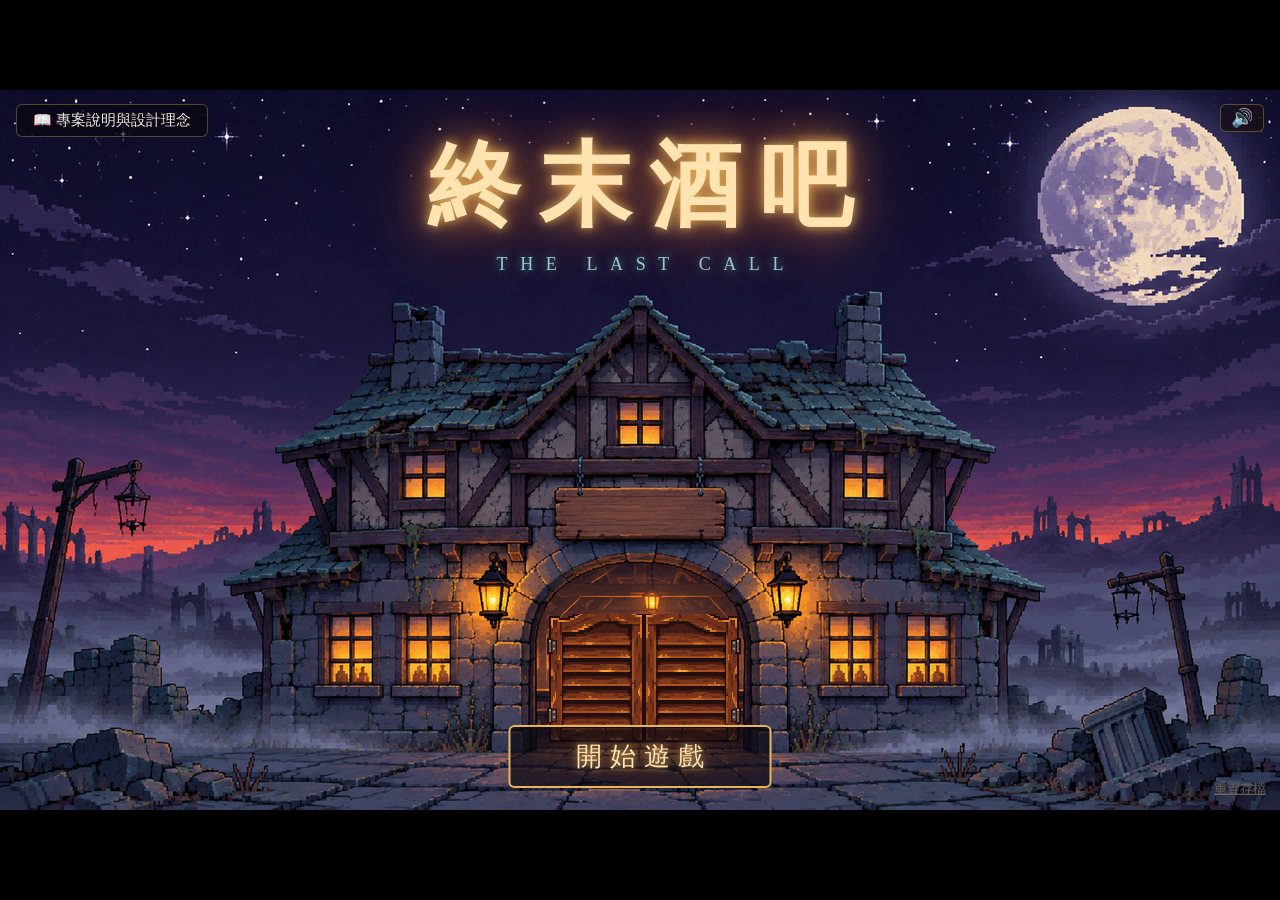
<file: index.html>
<!doctype html>
<html lang="zh-Hant">
<head>
<meta charset="utf-8">
<meta name="viewport" content="width=device-width, initial-scale=1">
<title>終末酒吧</title>
<link rel="stylesheet" href="style.css">
</head>
<body>
<div id="stage">
  <section class="scene" id="title"></section>
  <section class="scene" id="bar"></section>
  <section class="scene" id="mix"></section>

  <div id="hud">
    <span class="night" id="nightLbl"></span>
    <span class="sp"></span>
    <button class="btn audio-btn" id="audioBtn" title="聲音">🔊</button>
    <label class="chk"><input type="checkbox" id="plan"> 企劃模式</label>
    <button class="btn" id="endNight">打烊 ▶</button>
    <button class="btn" id="hudReset">重置存檔</button>
  </div>

  <div id="dlg"></div>
  <div id="result"></div>
  <div id="card"></div>
  <div id="toast"></div>
  <div id="fade"></div>
</div>

<script src="data.js"></script>
<script src="story.js"></script>
<script src="engine.js"></script>
<script src="art.js"></script>
<script src="barscene.js"></script>
<script src="audio.js"></script>
<script src="game.js"></script>
</body>
</html>
</file>
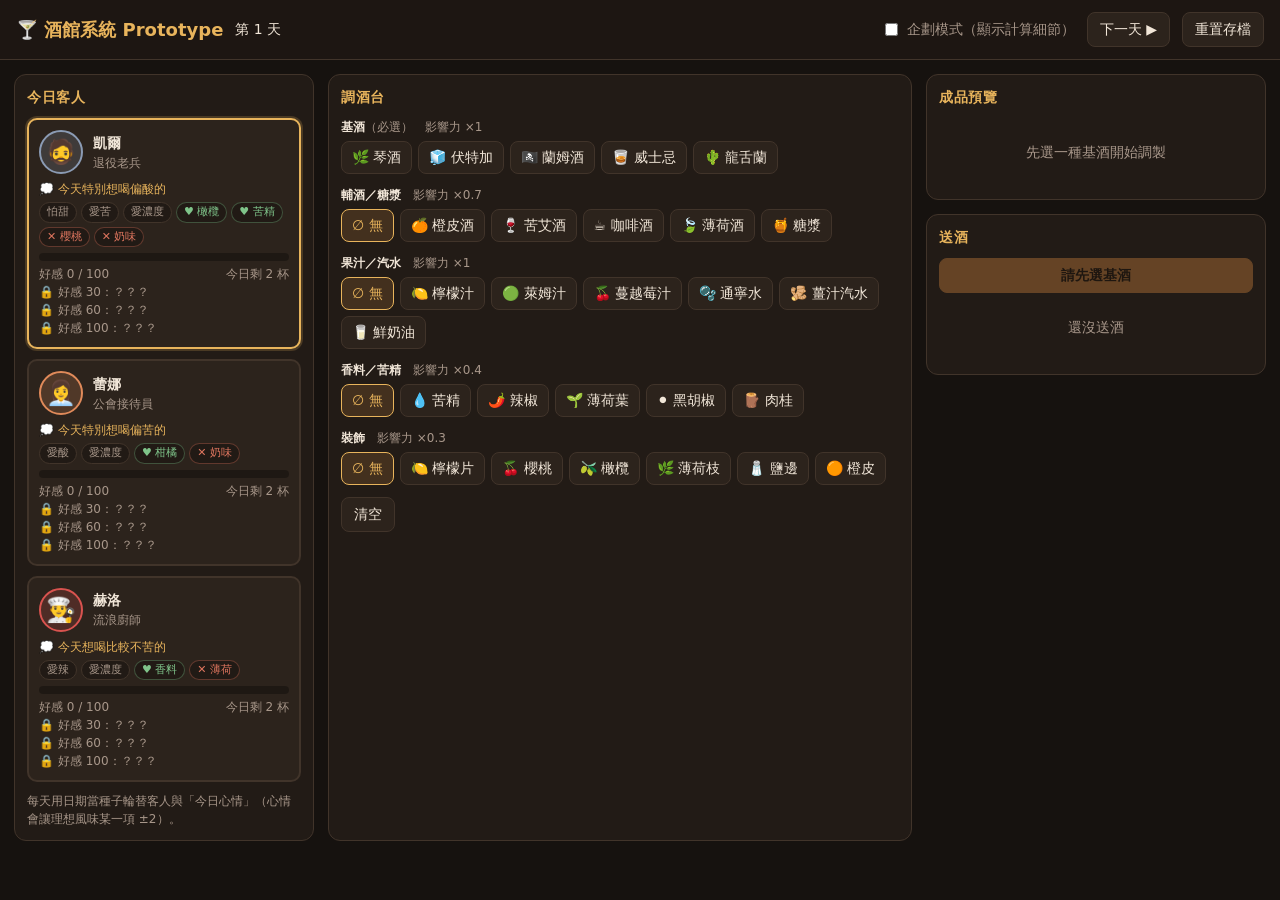
<file: lab.html>
<!doctype html>
<html lang="zh-Hant">
<head>
<meta charset="utf-8">
<meta name="viewport" content="width=device-width, initial-scale=1">
<title>酒館系統 Prototype</title>
<style>
  :root{
    --bg:#16120f; --panel:#221b16; --panel2:#2c231c; --line:#41342a;
    --text:#f1e6d8; --mute:#a8978a; --gold:#e8b45c; --good:#7fc48a; --bad:#e0765f; --accent:#c9803c;
  }
  *{box-sizing:border-box}
  body{margin:0;background:var(--bg);color:var(--text);font:14px/1.5 "Microsoft JhengHei","PingFang TC",system-ui,sans-serif}
  header{display:flex;align-items:center;gap:12px;flex-wrap:wrap;padding:12px 16px;border-bottom:1px solid var(--line);background:#1d1612}
  header h1{font-size:18px;margin:0;color:var(--gold)}
  header .sp{flex:1}
  button{font:inherit;color:var(--text);background:var(--panel2);border:1px solid var(--line);border-radius:8px;padding:6px 12px;cursor:pointer}
  button:hover{border-color:var(--accent)}
  button.primary{background:var(--accent);border-color:var(--accent);color:#1a1008;font-weight:700}
  button:disabled{opacity:.4;cursor:not-allowed}
  label.chk{display:flex;align-items:center;gap:6px;color:var(--mute);cursor:pointer}
  main{display:grid;grid-template-columns:300px 1fr 340px;gap:14px;padding:14px;max-width:1400px;margin:0 auto}
  @media(max-width:1100px){main{grid-template-columns:1fr}}
  .panel{background:var(--panel);border:1px solid var(--line);border-radius:12px;padding:12px}
  .panel h2{font-size:14px;margin:0 0 10px;color:var(--gold);letter-spacing:.05em}
  /* guests */
  .guest{border:2px solid var(--line);border-radius:10px;padding:10px;margin-bottom:10px;cursor:pointer;background:var(--panel2)}
  .guest.sel{border-color:var(--gold);box-shadow:0 0 0 2px #e8b45c33}
  .guest .top{display:flex;gap:10px;align-items:center}
  .avatar{width:44px;height:44px;border-radius:50%;display:grid;place-items:center;font-size:24px;flex:none}
  .guest .nm{font-weight:700}.guest .ti{color:var(--mute);font-size:12px}
  .mood{font-size:12px;color:var(--gold);margin:6px 0 2px}
  .tags{display:flex;flex-wrap:wrap;gap:4px;margin:4px 0}
  .tag{font-size:11px;padding:1px 7px;border-radius:99px;background:#00000040;border:1px solid var(--line);color:var(--mute)}
  .tag.like{color:var(--good);border-color:#7fc48a55}.tag.hate{color:var(--bad);border-color:#e0765f55}
  .bar{height:8px;background:#00000050;border-radius:99px;overflow:hidden;margin-top:6px}
  .bar>i{display:block;height:100%;background:linear-gradient(90deg,#c9803c,#e8b45c)}
  .aff{display:flex;justify-content:space-between;font-size:12px;color:var(--mute);margin-top:4px}
  .ev{font-size:12px;color:var(--mute)}.ev.on{color:var(--good)}
  .gifts{font-size:12px;color:var(--mute)}
  /* station */
  .slot{margin-bottom:12px}
  .slot .lb{font-size:12px;color:var(--mute);margin-bottom:5px}
  .slot .lb b{color:var(--text)}
  .chips{display:flex;flex-wrap:wrap;gap:6px}
  .chip{padding:5px 10px;border-radius:8px;background:var(--panel2);border:1px solid var(--line);cursor:pointer;user-select:none}
  .chip:hover{border-color:var(--accent)}
  .chip.on{background:#c9803c33;border-color:var(--gold);color:var(--gold)}
  /* result */
  .drink{text-align:center;padding:6px 0 10px}
  .drink .glass{font-size:44px}
  .drink .name{font-size:20px;font-weight:700;color:var(--gold)}
  .badge{display:inline-block;font-size:12px;padding:1px 8px;border-radius:99px;background:#e8b45c22;color:var(--gold);border:1px solid #e8b45c66;margin-top:4px}
  .frow{display:grid;grid-template-columns:62px 1fr 34px;align-items:center;gap:8px;margin:5px 0;font-size:13px}
  .track{position:relative;height:12px;background:#00000050;border-radius:99px}
  .track .fill{position:absolute;left:0;top:0;bottom:0;border-radius:99px;background:linear-gradient(90deg,#8a5a2b,#e8b45c)}
  .track .mk{position:absolute;top:-3px;bottom:-3px;width:3px;background:#7fc4e8;border-radius:2px;box-shadow:0 0 4px #7fc4e8}
  .qbox{display:flex;align-items:center;gap:10px;margin:10px 0 4px}
  .qnum{font-size:26px;font-weight:700;color:var(--gold)}
  .detail{font-size:12px;color:var(--mute);border-top:1px dashed var(--line);margin-top:8px;padding-top:6px}
  .detail div{display:flex;justify-content:space-between}
  .neg{color:var(--bad)}.pos{color:var(--good)}
  /* feedback */
  .fb{min-height:60px}
  .stars{font-size:22px;letter-spacing:3px;color:var(--gold)}
  .say{background:var(--panel2);border-left:3px solid var(--gold);padding:8px 10px;margin:8px 0;border-radius:0 8px 8px 0}
  .unlock{background:#7fc48a22;border:1px solid #7fc48a77;color:var(--good);padding:6px 10px;border-radius:8px;margin-top:6px}
  .empty{color:var(--mute);text-align:center;padding:24px 0}
  .log div{font-size:12px;color:var(--mute);padding:3px 0;border-bottom:1px solid #ffffff0d}
  .planner{display:none}.pm .planner{display:block}
  .note{font-size:12px;color:var(--mute);margin-top:10px}
</style>
</head>
<body>
<header>
  <h1>🍸 酒館系統 Prototype</h1>
  <span id="day">第 1 天</span>
  <span class="sp"></span>
  <label class="chk"><input type="checkbox" id="pm"> 企劃模式（顯示計算細節）</label>
  <button id="next">下一天 ▶</button>
  <button id="reset">重置存檔</button>
</header>

<main>
  <section class="panel">
    <h2>今日客人</h2>
    <div id="guests"></div>
    <div class="note">每天用日期當種子輪替客人與「今日心情」（心情會讓理想風味某一項 ±2）。</div>
  </section>

  <section class="panel">
    <h2>調酒台</h2>
    <div id="station"></div>
    <button id="clear">清空</button>
  </section>

  <section>
    <div class="panel" style="margin-bottom:14px">
      <h2>成品預覽</h2>
      <div id="preview"></div>
    </div>
    <div class="panel">
      <h2>送酒</h2>
      <button class="primary" id="serve" style="width:100%">請先選客人與基酒</button>
      <div class="fb" id="feedback"></div>
      <div class="log" id="log"></div>
    </div>
  </section>
</main>

<script src="data.js"></script>
<script src="engine.js"></script>
<script>
(function(){
  const E = Engine, D = E.D;
  const KEY = 'km_cocktail_proto_v1';
  const $ = id => document.getElementById(id);
  const fresh = () => ({ day:1, affinity:{}, gifts:{}, log:[] });
  let state; try { state = JSON.parse(localStorage.getItem(KEY)) || fresh(); } catch(e){ state = fresh(); }
  const save = () => { try { localStorage.setItem(KEY, JSON.stringify(state)); } catch(e){} };

  let sel = {};           // 目前選的材料
  let guest = null;       // 目前選的客人
  let lastResult = null;  // 最後一次送酒的結果

  const aff = n => state.affinity[n.id] || 0;
  const giftsLeft = n => D.giftsPerNpcPerDay - (state.gifts[state.day + ':' + n.id] || 0);

  function renderGuests(){
    const list = E.guestsOfDay(state.day);
    if (!guest || !list.includes(guest)) guest = list[0];
    $('day').textContent = '第 ' + state.day + ' 天';
    $('guests').innerHTML = list.map(n => {
      const m = E.moodOf(n, state.day), a = aff(n);
      const evs = n.events.map(e => `<div class="ev ${a>=e.at?'on':''}">${a>=e.at?'✅':'🔒'} 好感 ${e.at}：${a>=e.at?e.title:'？？？'}</div>`).join('');
      const hints = E.hintsOf(n).map(h=>`<span class="tag">${h}</span>`).join('');
      const like = n.like.map(t=>`<span class="tag like">♥ ${t}</span>`).join('');
      const hate = n.hate.map(t=>`<span class="tag hate">✕ ${t}</span>`).join('');
      const ideal = E.idealToday(n, state.day);
      const pl = `<div class="planner note">理想（今日）：${D.dims.map(d=>d.name+ideal[d.id]).join(' ')}</div>`;
      return `<div class="guest ${n===guest?'sel':''}" data-id="${n.id}">
        <div class="top"><div class="avatar" style="background:${n.color}33;border:2px solid ${n.color}">${n.emoji}</div>
          <div><div class="nm">${n.name}</div><div class="ti">${n.title}</div></div></div>
        <div class="mood">💭 ${m.text}</div>
        <div class="tags">${hints}${like}${hate}</div>
        <div class="bar"><i style="width:${a}%"></i></div>
        <div class="aff"><span>好感 ${a} / 100</span><span class="gifts">今日剩 ${giftsLeft(n)} 杯</span></div>
        ${evs}${pl}</div>`;
    }).join('');
    document.querySelectorAll('.guest').forEach(el => el.onclick = () => {
      guest = D.npcs.find(n => n.id === el.dataset.id); lastResult = null; renderAll();
    });
  }

  function renderStation(){
    $('station').innerHTML = D.slots.map(s => {
      const opts = D.ingredients.filter(i => i.slot === s.id);
      const chips = (s.required ? [] : [{id:null,name:'無',emoji:'∅'}]).concat(opts).map(i => {
        const on = (sel[s.id] || null) === i.id;
        return `<div class="chip ${on?'on':''}" data-slot="${s.id}" data-id="${i.id||''}">${i.emoji} ${i.name}</div>`;
      }).join('');
      return `<div class="slot"><div class="lb"><b>${s.name}</b>${s.required?'（必選）':''}　影響力 ×${s.weight}</div><div class="chips">${chips}</div></div>`;
    }).join('');
    document.querySelectorAll('.chip').forEach(el => el.onclick = () => {
      sel[el.dataset.slot] = el.dataset.id || null; lastResult = null; renderAll();
    });
  }

  function bars(f, ideal){
    return D.dims.map(d => `<div class="frow"><span>${d.icon} ${d.name}</span>
      <div class="track"><div class="fill" style="width:${f[d.id]*10}%"></div>${ideal?`<div class="mk" style="left:calc(${ideal[d.id]*10}% - 1px)"></div>`:''}</div>
      <span>${f[d.id]}</span></div>`).join('');
  }

  function renderPreview(){
    if (!sel.base) { $('preview').innerHTML = '<div class="empty">先選一種基酒開始調製</div>'; return; }
    const f = E.flavor(sel), q = E.quality(sel, f);
    const name = E.cocktailName(sel, f, q.recipe);
    const pm = $('pm').checked;
    const ideal = pm && guest ? E.idealToday(guest, state.day) : null;
    const j = pm && guest ? E.judge(sel, guest, state.day) : null;
    const det = q.items.map(i => `<div><span>${i.text}</span><span class="${i.delta<0?'neg':'pos'}">${i.delta>0?'+':''}${i.delta}</span></div>`).join('');
    const jd = j ? `<div class="detail planner" style="display:block"><b>對 ${guest.name} 的契合計算</b>
      <div><span>平均加權偏差</span><span>${j.avg}</span></div>
      <div><span>契合度 = 1 − 偏差/5</span><span>${j.fit}%</span></div>
      <div><span>品質係數 = 0.6 + 0.4×品質</span><span>×${j.qFactor}</span></div>
      <div><span>標籤加減（♥${j.likeHit.join('、')||'—'} ✕${j.hateHit.join('、')||'—'}）</span><span class="${j.tagAdj<0?'neg':'pos'}">${j.tagAdj>0?'+':''}${j.tagAdj}</span></div>
      <div><span>最終分數</span><span><b>${j.final}</b>（${j.tier.label}）</span></div></div>` : '';
    $('preview').innerHTML = `<div class="drink"><div class="glass">🍸</div><div class="name">${name}</div>
      ${q.recipe?'<div class="badge">★ 招牌配方</div>':''}</div>
      ${bars(f, ideal)}
      ${pm&&guest?'<div class="note">藍色標記 = '+guest.name+' 今日理想值</div>':''}
      <div class="qbox"><span class="qnum">${q.score}</span><span>品質分<br><span class="note" style="margin:0">與客人無關，看調得好不好</span></span></div>
      <div class="detail ${pm?'':'planner'}" style="${pm?'display:block':''}">${det}</div>${jd}`;
  }

  function renderServe(){
    const b = $('serve');
    if (!guest) { b.disabled = true; b.textContent = '請先選客人'; return; }
    if (!sel.base) { b.disabled = true; b.textContent = '請先選基酒'; return; }
    if (giftsLeft(guest) <= 0) { b.disabled = true; b.textContent = guest.name + ' 今天喝夠了'; return; }
    b.disabled = false; b.textContent = '🍸 送給 ' + guest.name;
    renderFeedback();
  }

  function renderFeedback(){
    const fb = $('feedback');
    if (!lastResult) { fb.innerHTML = '<div class="empty">還沒送酒</div>'; return; }
    const r = lastResult;
    fb.innerHTML = `<div style="text-align:center"><div class="stars">${'★'.repeat(r.tier.stars)}${'☆'.repeat(4-r.tier.stars)}</div>
      <b>${r.name}</b>　${r.tier.label}　<span class="note">（${r.final} 分）</span></div>
      <div class="say">${r.npc.emoji} 「${r.line}」${r.hints.length?`<br><span class="neg">　${r.hints.join('、')}</span>`:''}
        ${r.likeHit.length?`<br><span class="pos">　喜歡這個：${r.likeHit.join('、')}</span>`:''}
        ${r.hateHit.length?`<br><span class="neg">　不喜歡這個：${r.hateHit.join('、')}</span>`:''}</div>
      <div>好感 ${r.gain>=0?'+':''}${r.gain}　（${r.from} → ${r.to}）</div>
      ${r.unlocked.map(t=>`<div class="unlock">🎉 解鎖角色事件：${t}</div>`).join('')}`;
  }

  function renderLog(){
    $('log').innerHTML = state.log.length ? '<h2 style="margin-top:14px">送酒紀錄</h2>' + state.log.slice(0,8).map(l=>`<div>D${l.day} ${l.npc} ← ${l.name}｜${l.final}分｜好感${l.gain>=0?'+':''}${l.gain}</div>`).join('') : '';
  }

  function serve(){
    if (!guest || !sel.base || giftsLeft(guest) <= 0) return;
    const j = E.judge(sel, guest, state.day);
    const name = E.cocktailName(sel, j.f, j.q.recipe);
    const from = aff(guest), to = Math.max(0, Math.min(100, from + j.tier.gain));
    const unlocked = guest.events.filter(e => from < e.at && to >= e.at).map(e => e.title);
    state.affinity[guest.id] = to;
    const k = state.day + ':' + guest.id; state.gifts[k] = (state.gifts[k] || 0) + 1;
    state.log.unshift({ day: state.day, npc: guest.name, name, final: j.final, gain: to - from });
    state.log = state.log.slice(0, 30);
    lastResult = { ...j, name, npc: guest, from, to, gain: to - from, unlocked };
    save(); renderAll();
  }

  function renderAll(){ renderGuests(); renderStation(); renderPreview(); renderServe(); renderFeedback(); renderLog(); document.body.classList.toggle('pm', $('pm').checked); }

  $('serve').onclick = serve;
  $('clear').onclick = () => { sel = {}; lastResult = null; renderAll(); };
  $('next').onclick = () => { state.day++; lastResult = null; save(); renderAll(); };
  $('reset').onclick = () => { if (confirm('確定重置所有好感與天數？')) { state = fresh(); lastResult = null; save(); renderAll(); } };
  $('pm').onchange = renderAll;
  renderAll();
})();
</script>
</body>
</html>
</file>
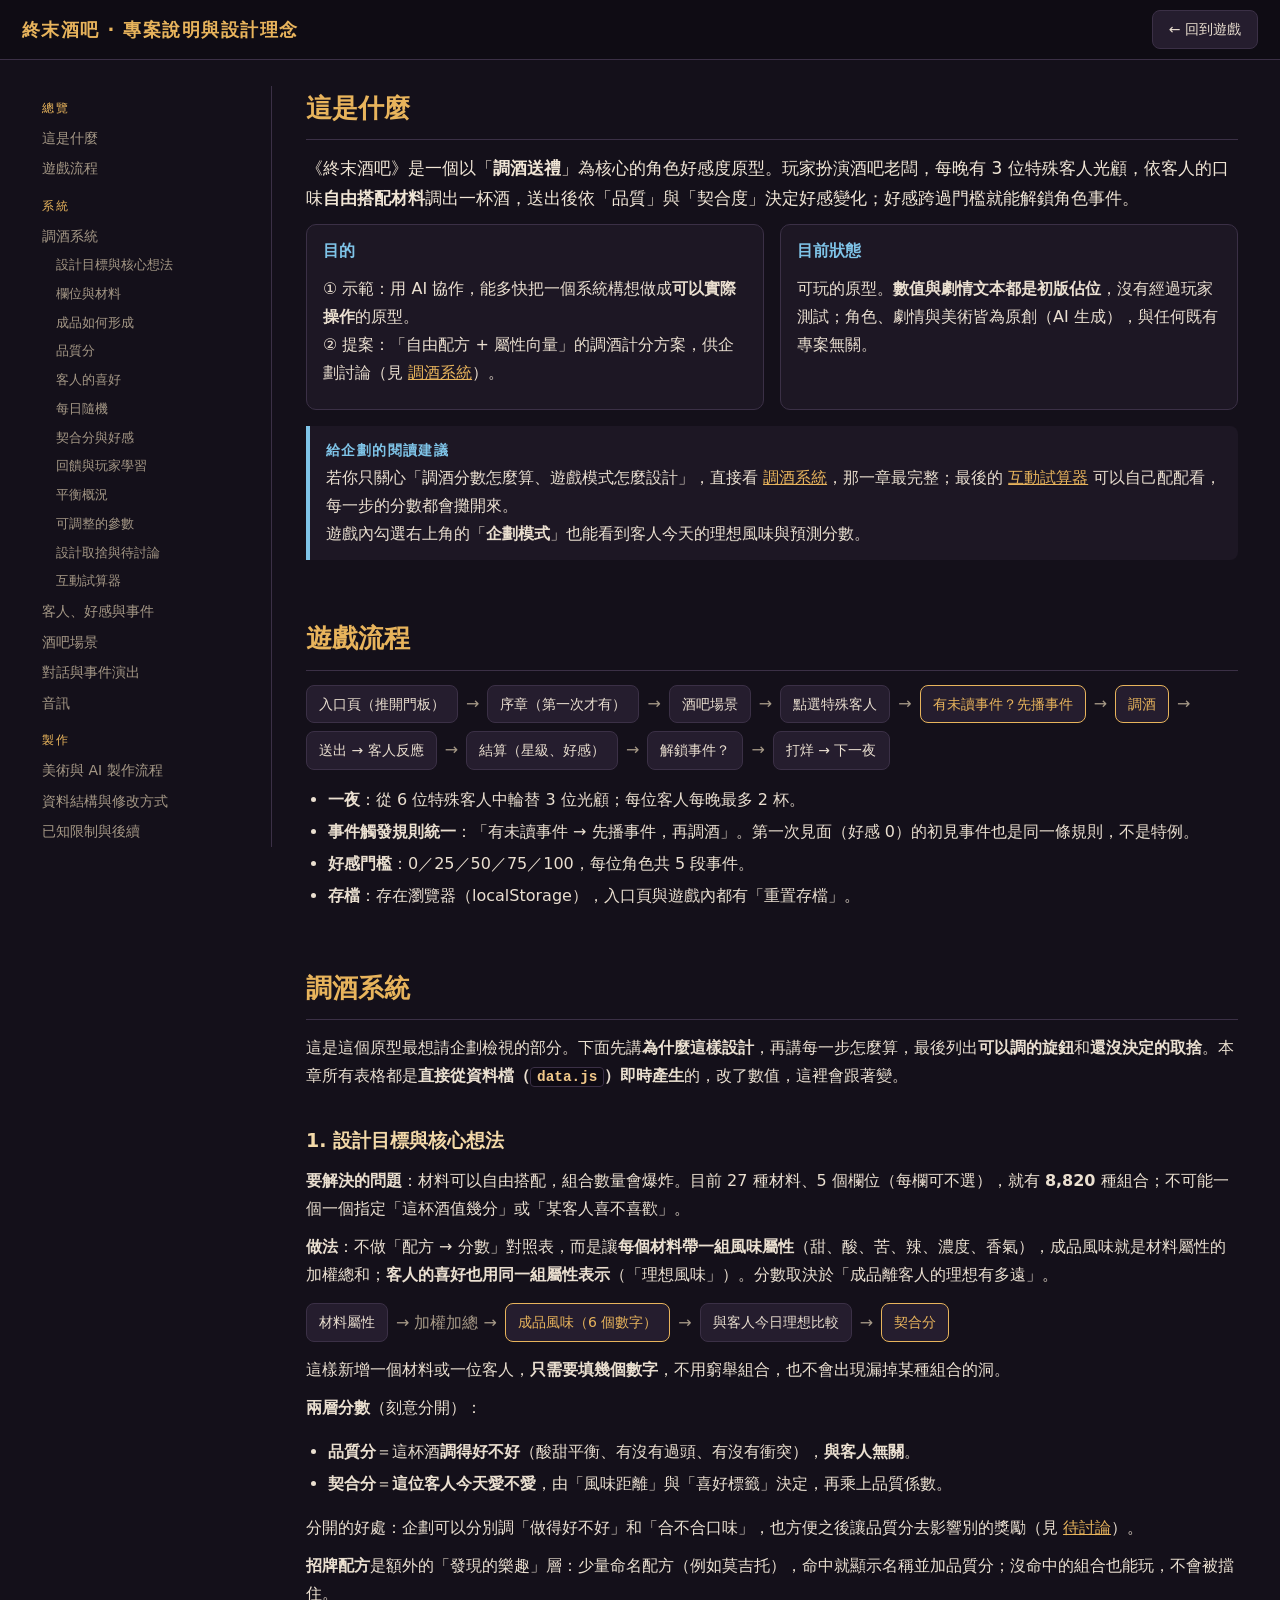
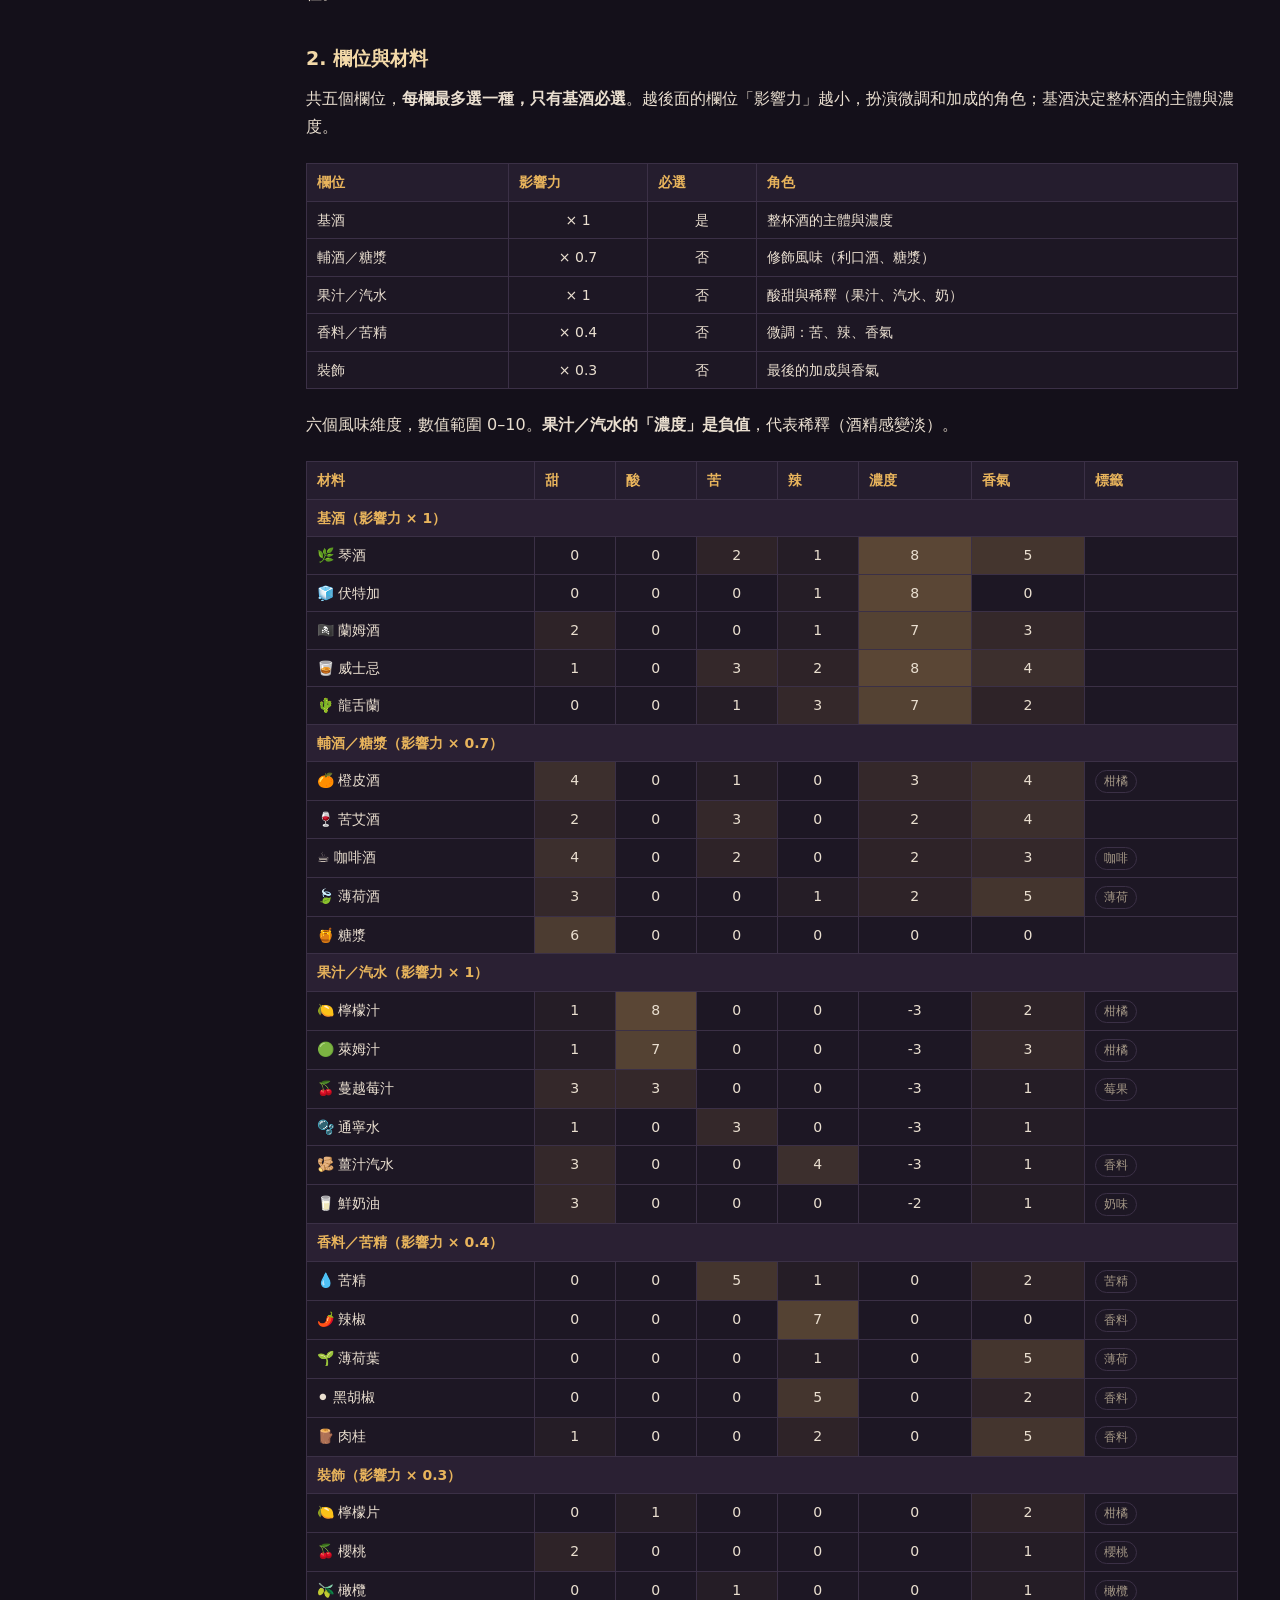
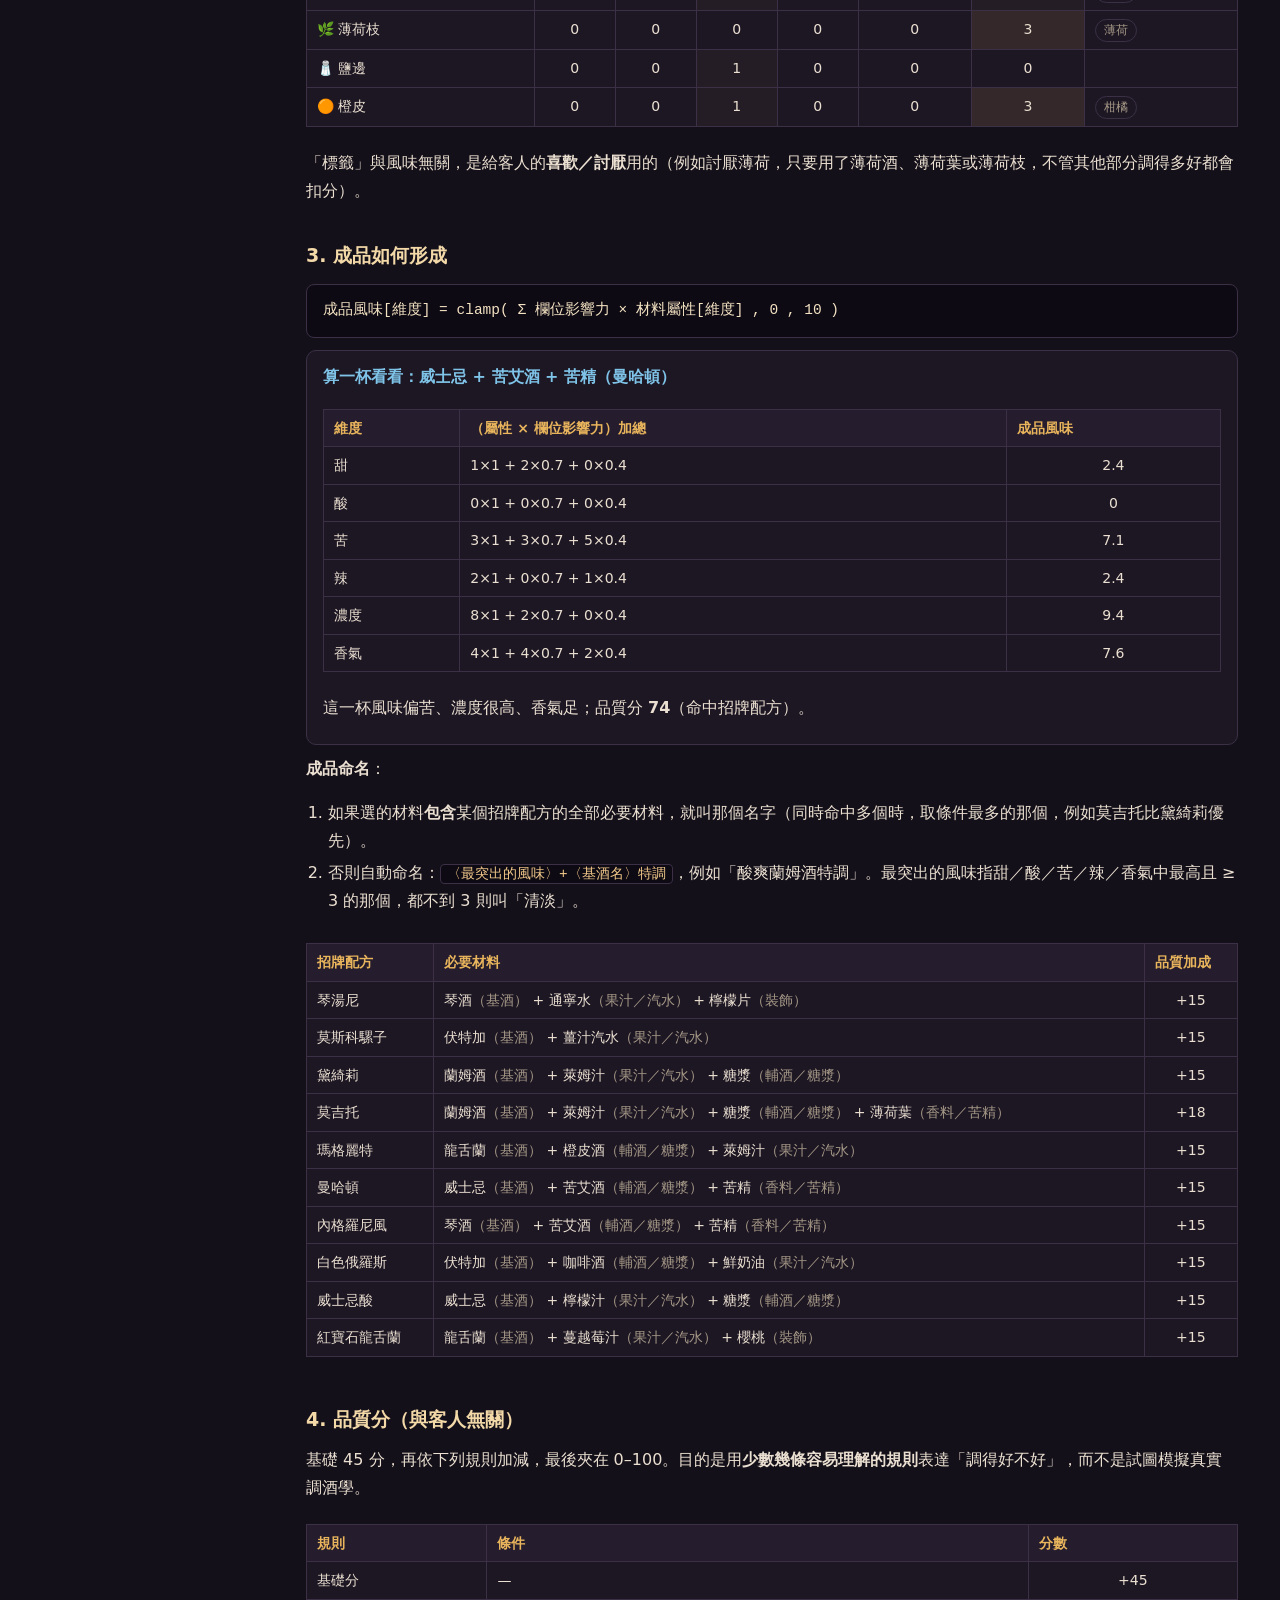
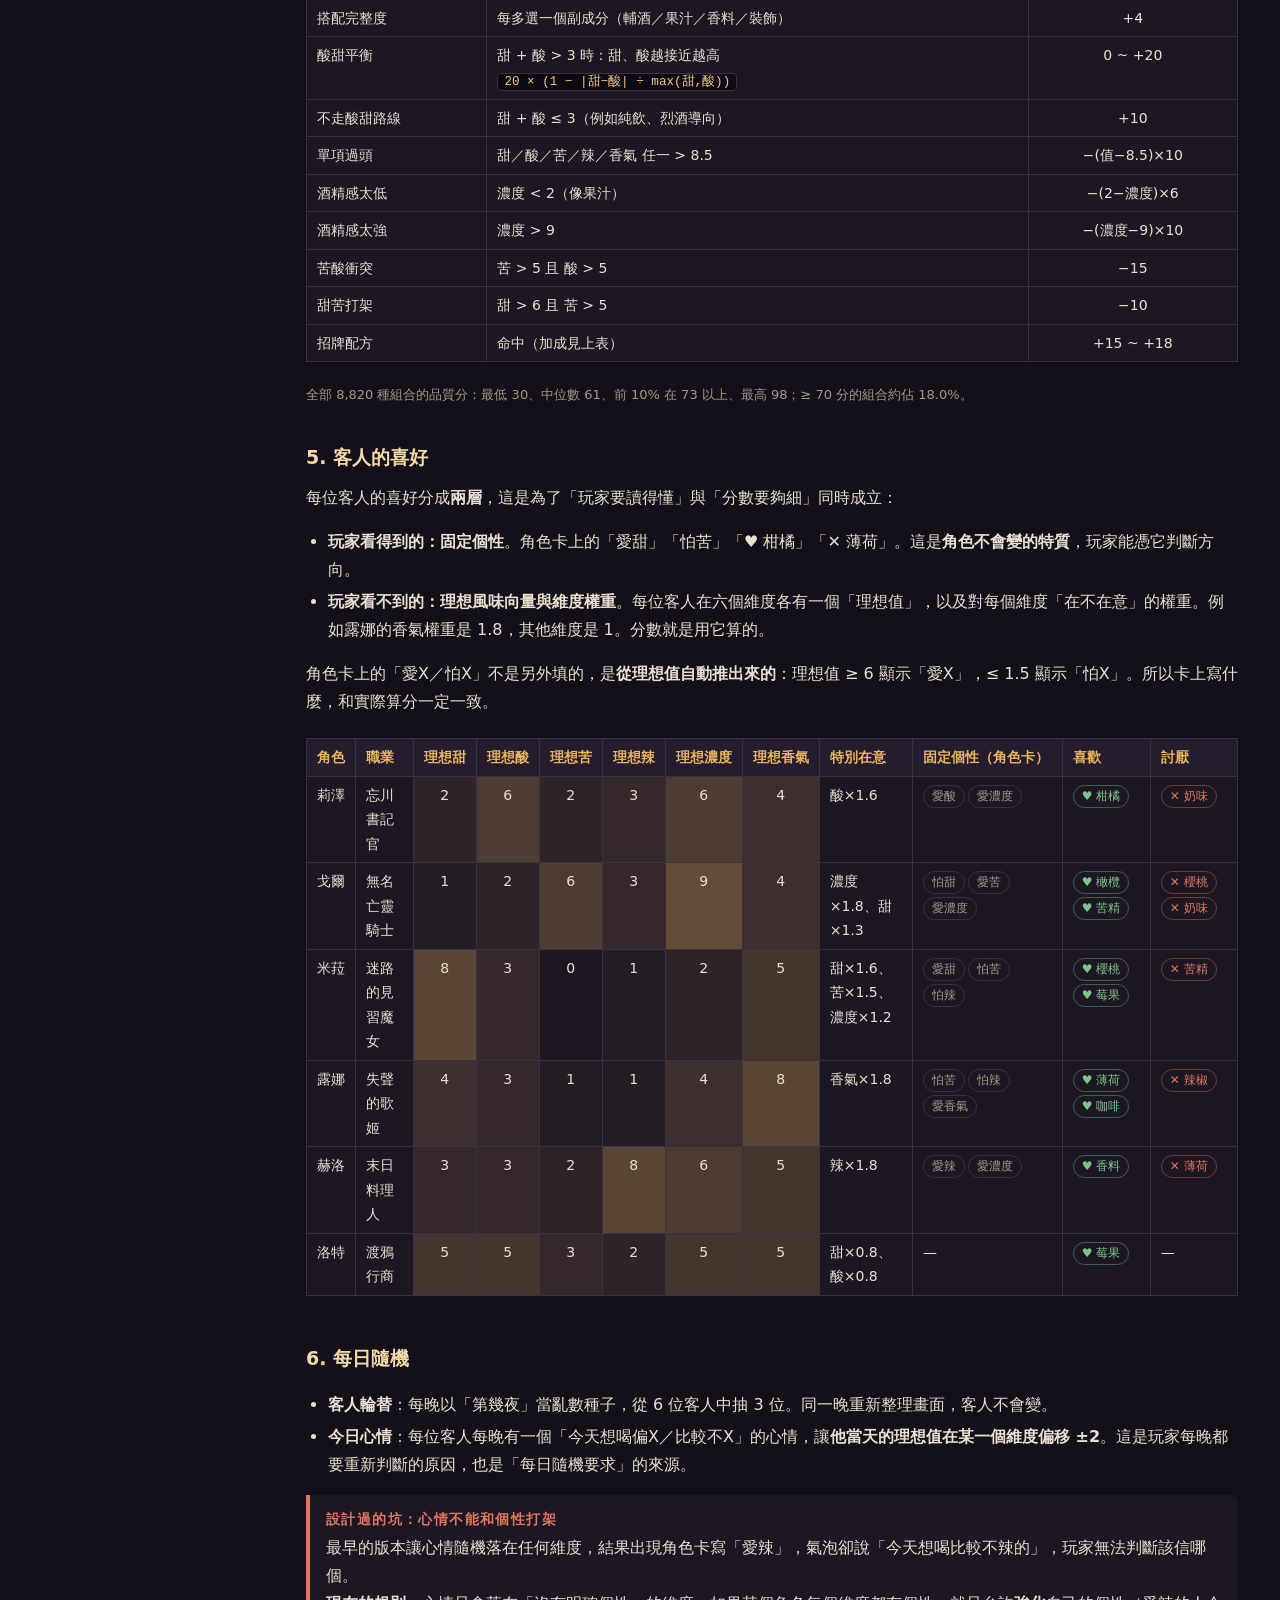
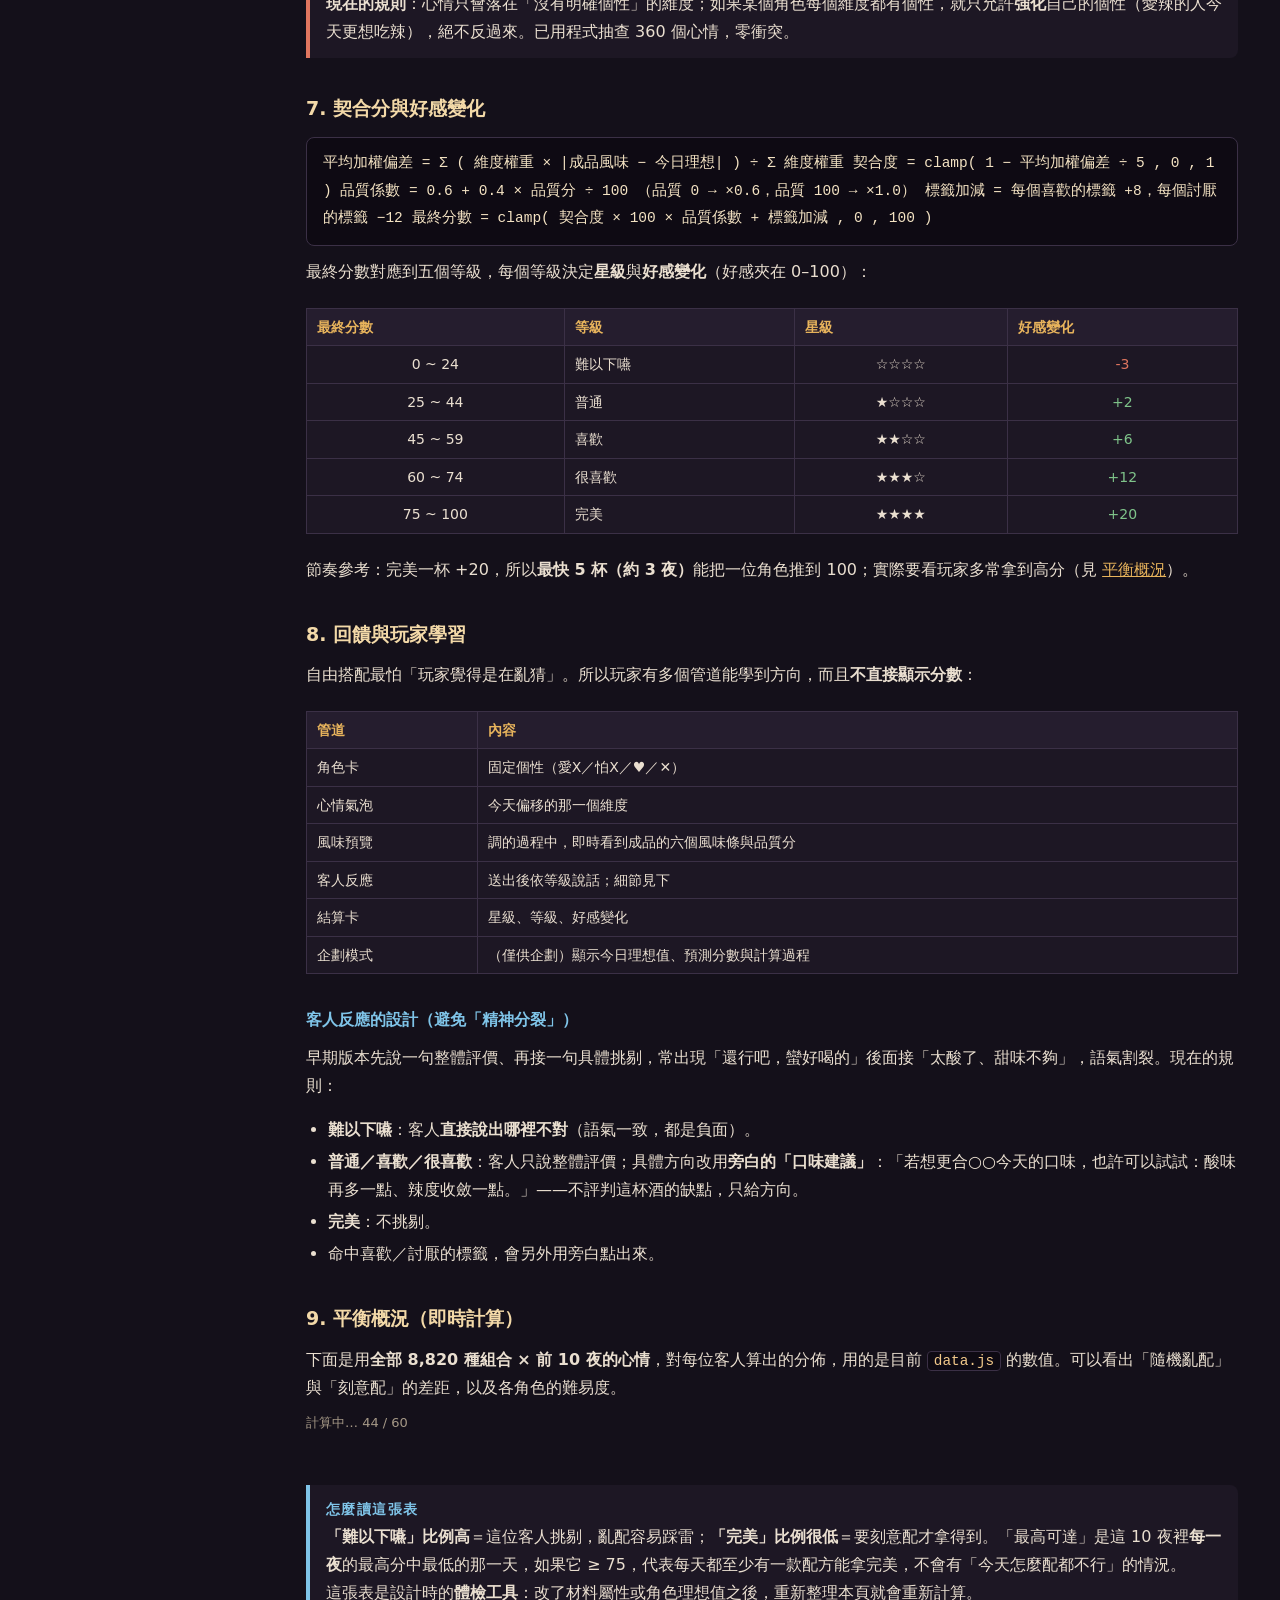
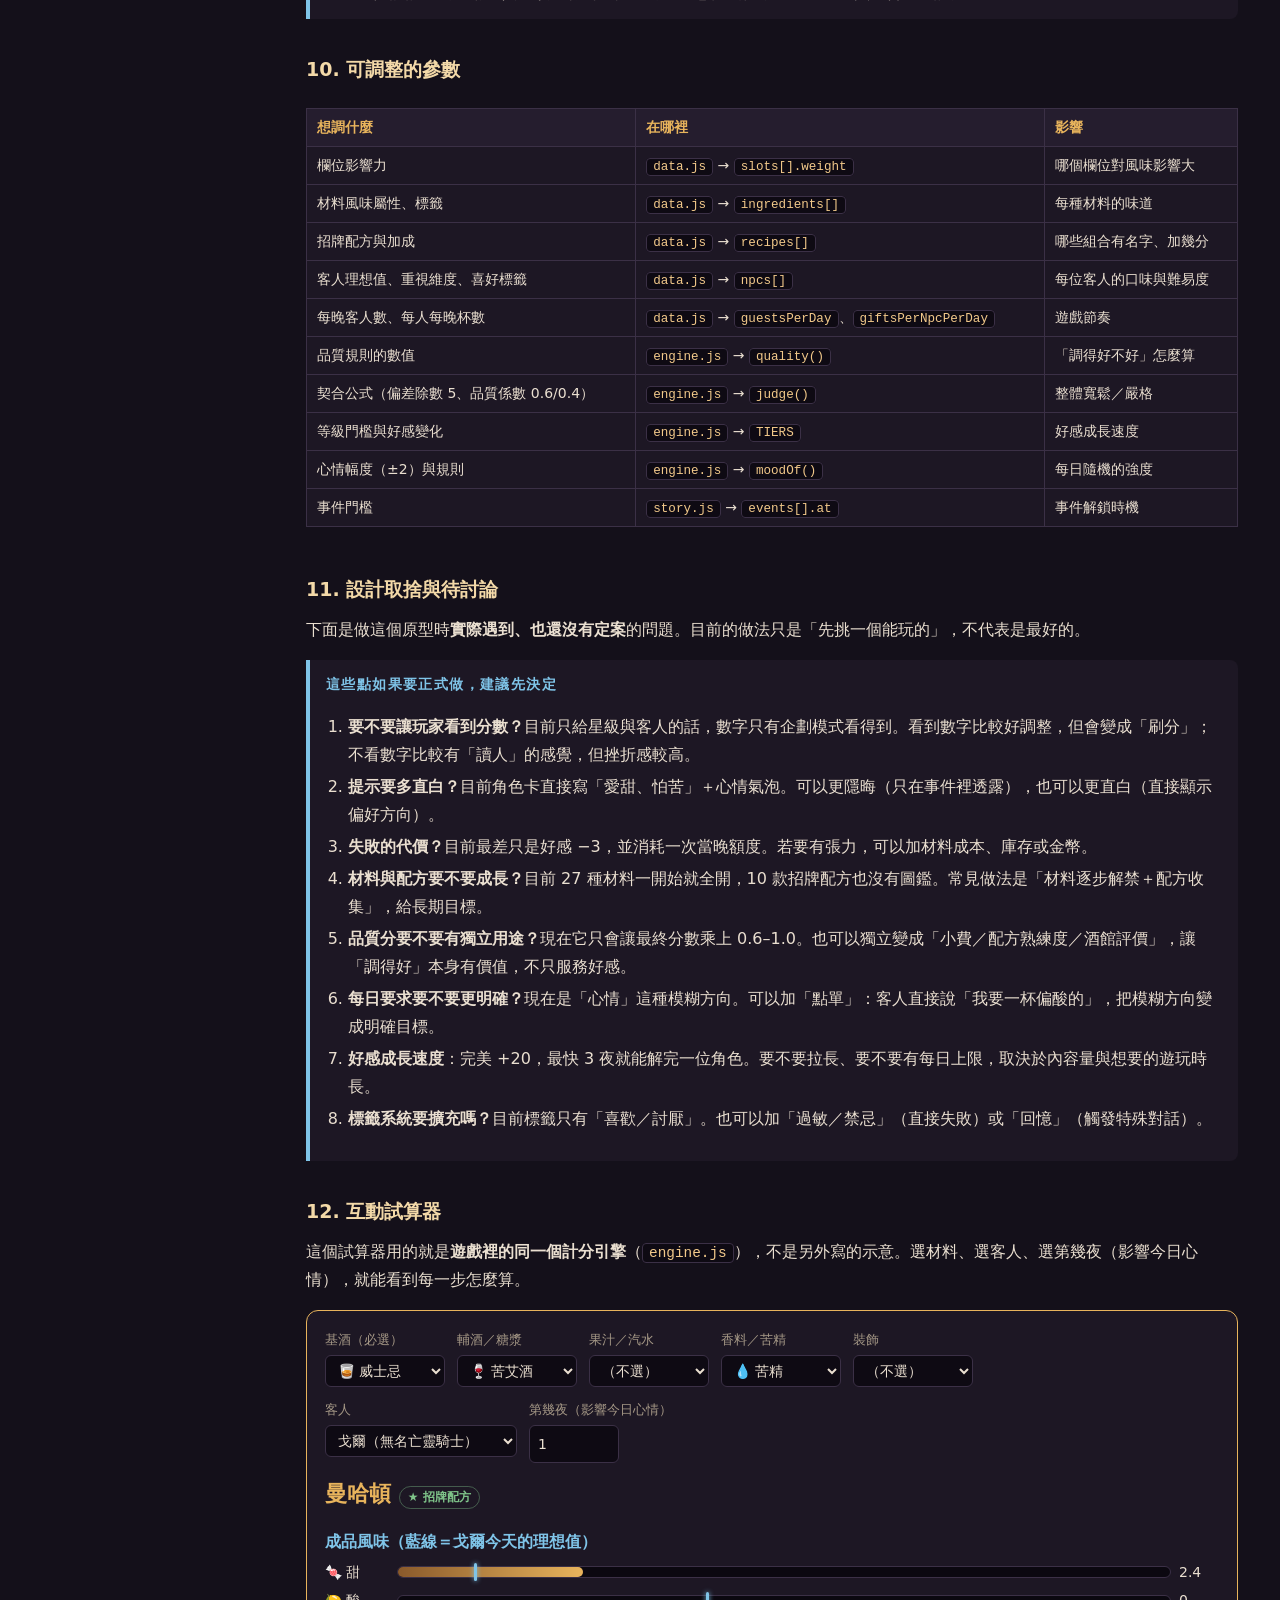
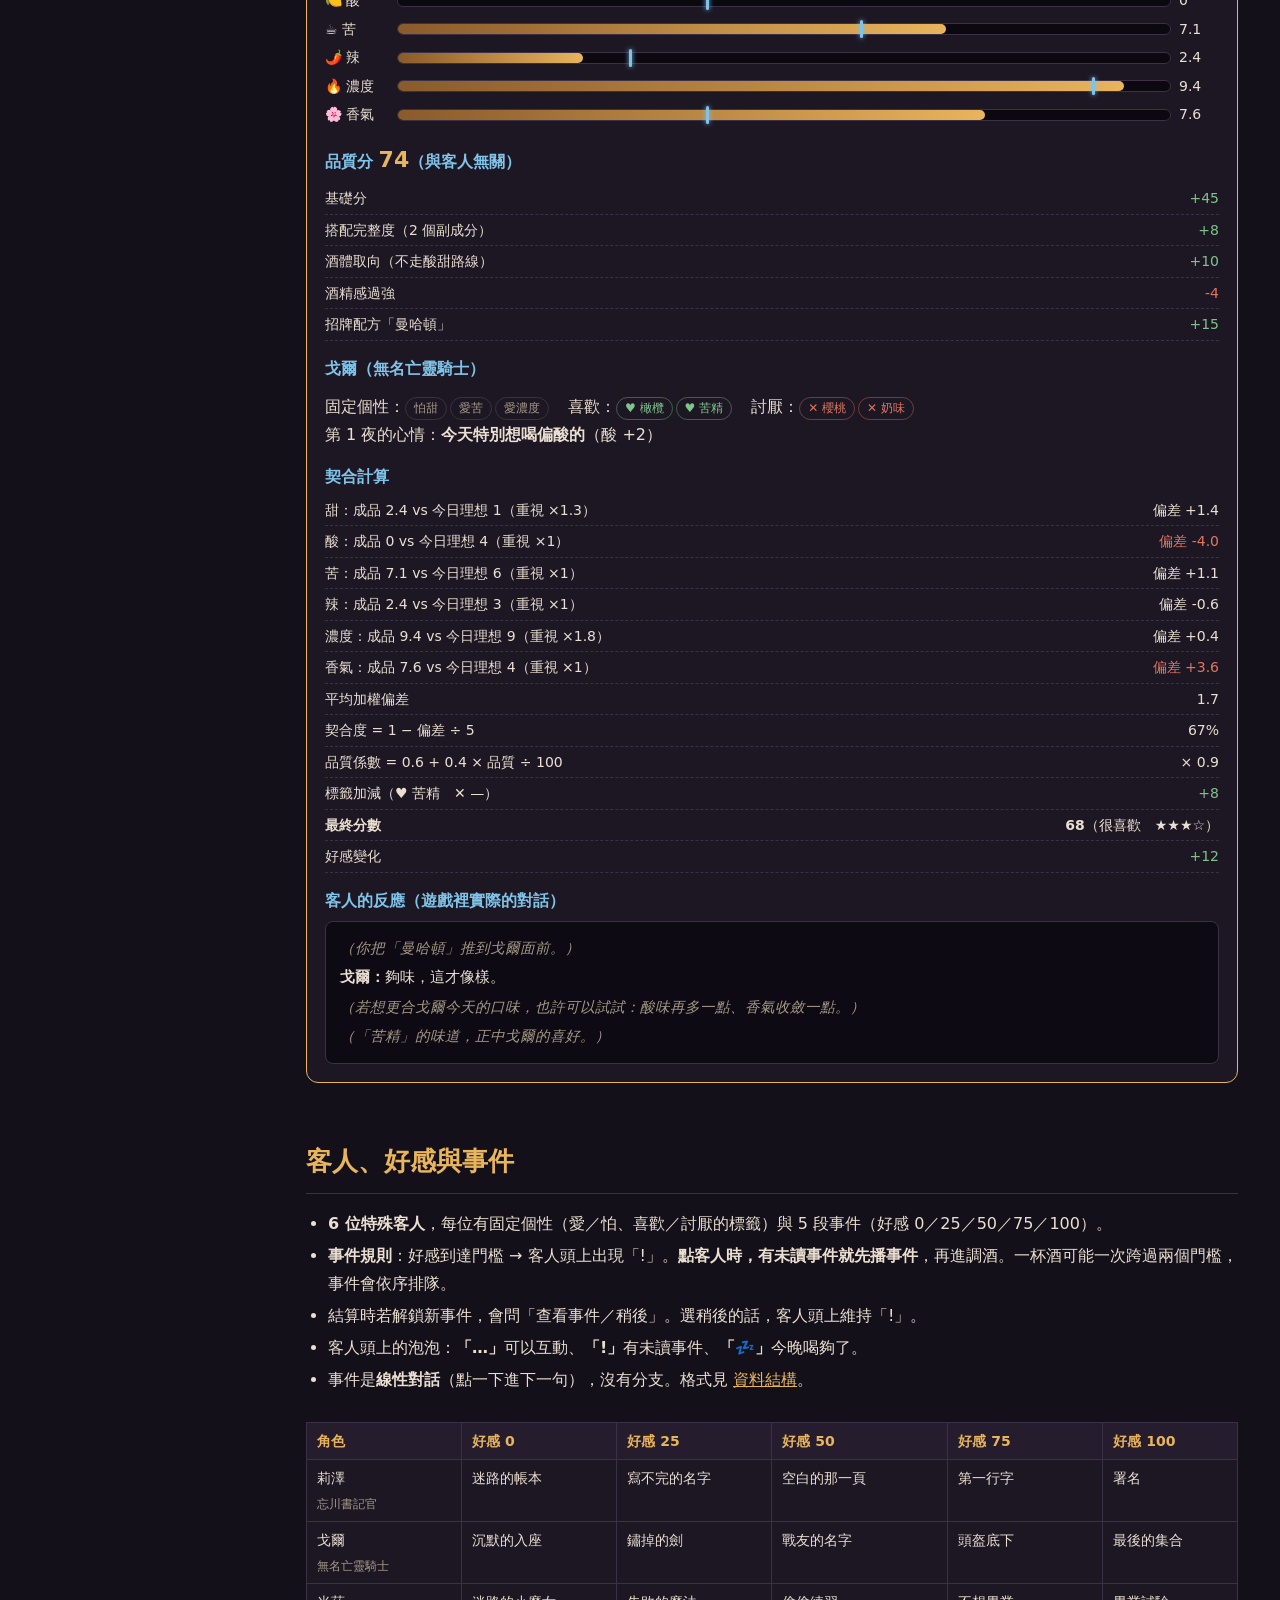
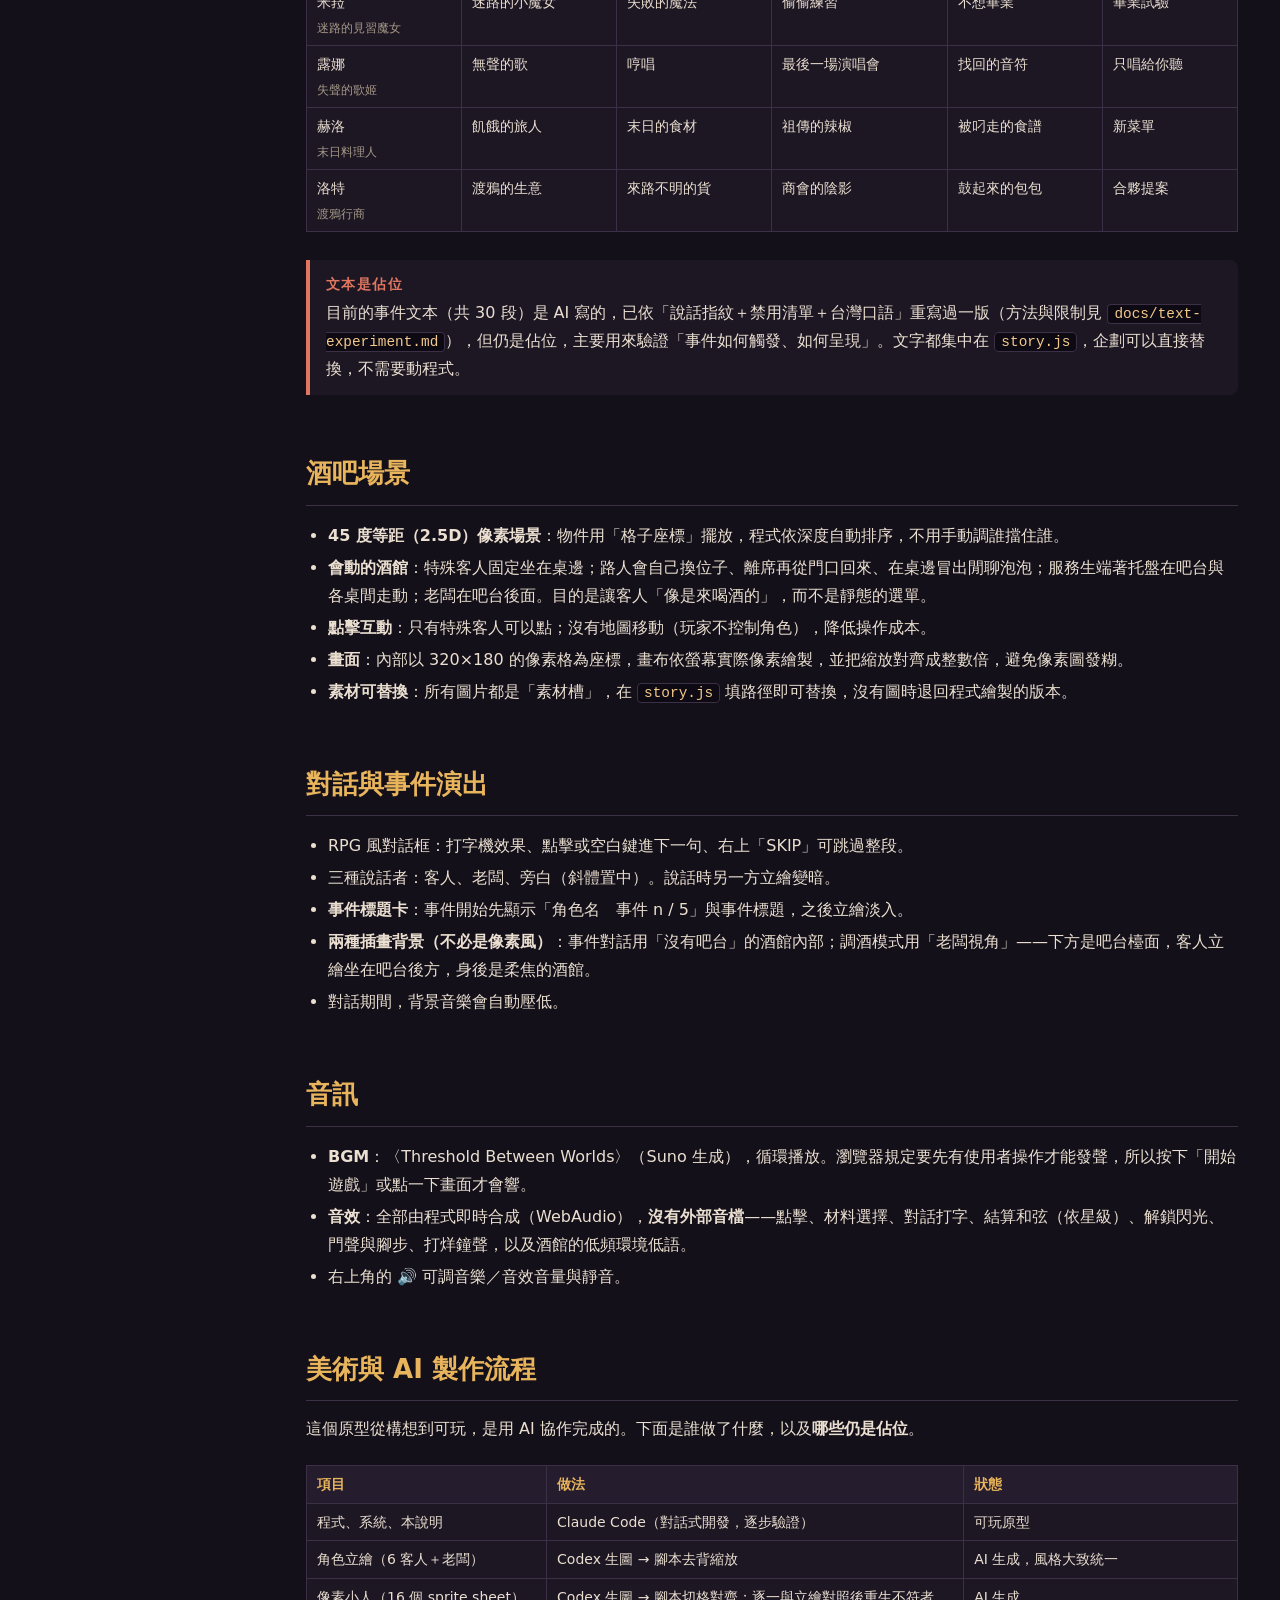
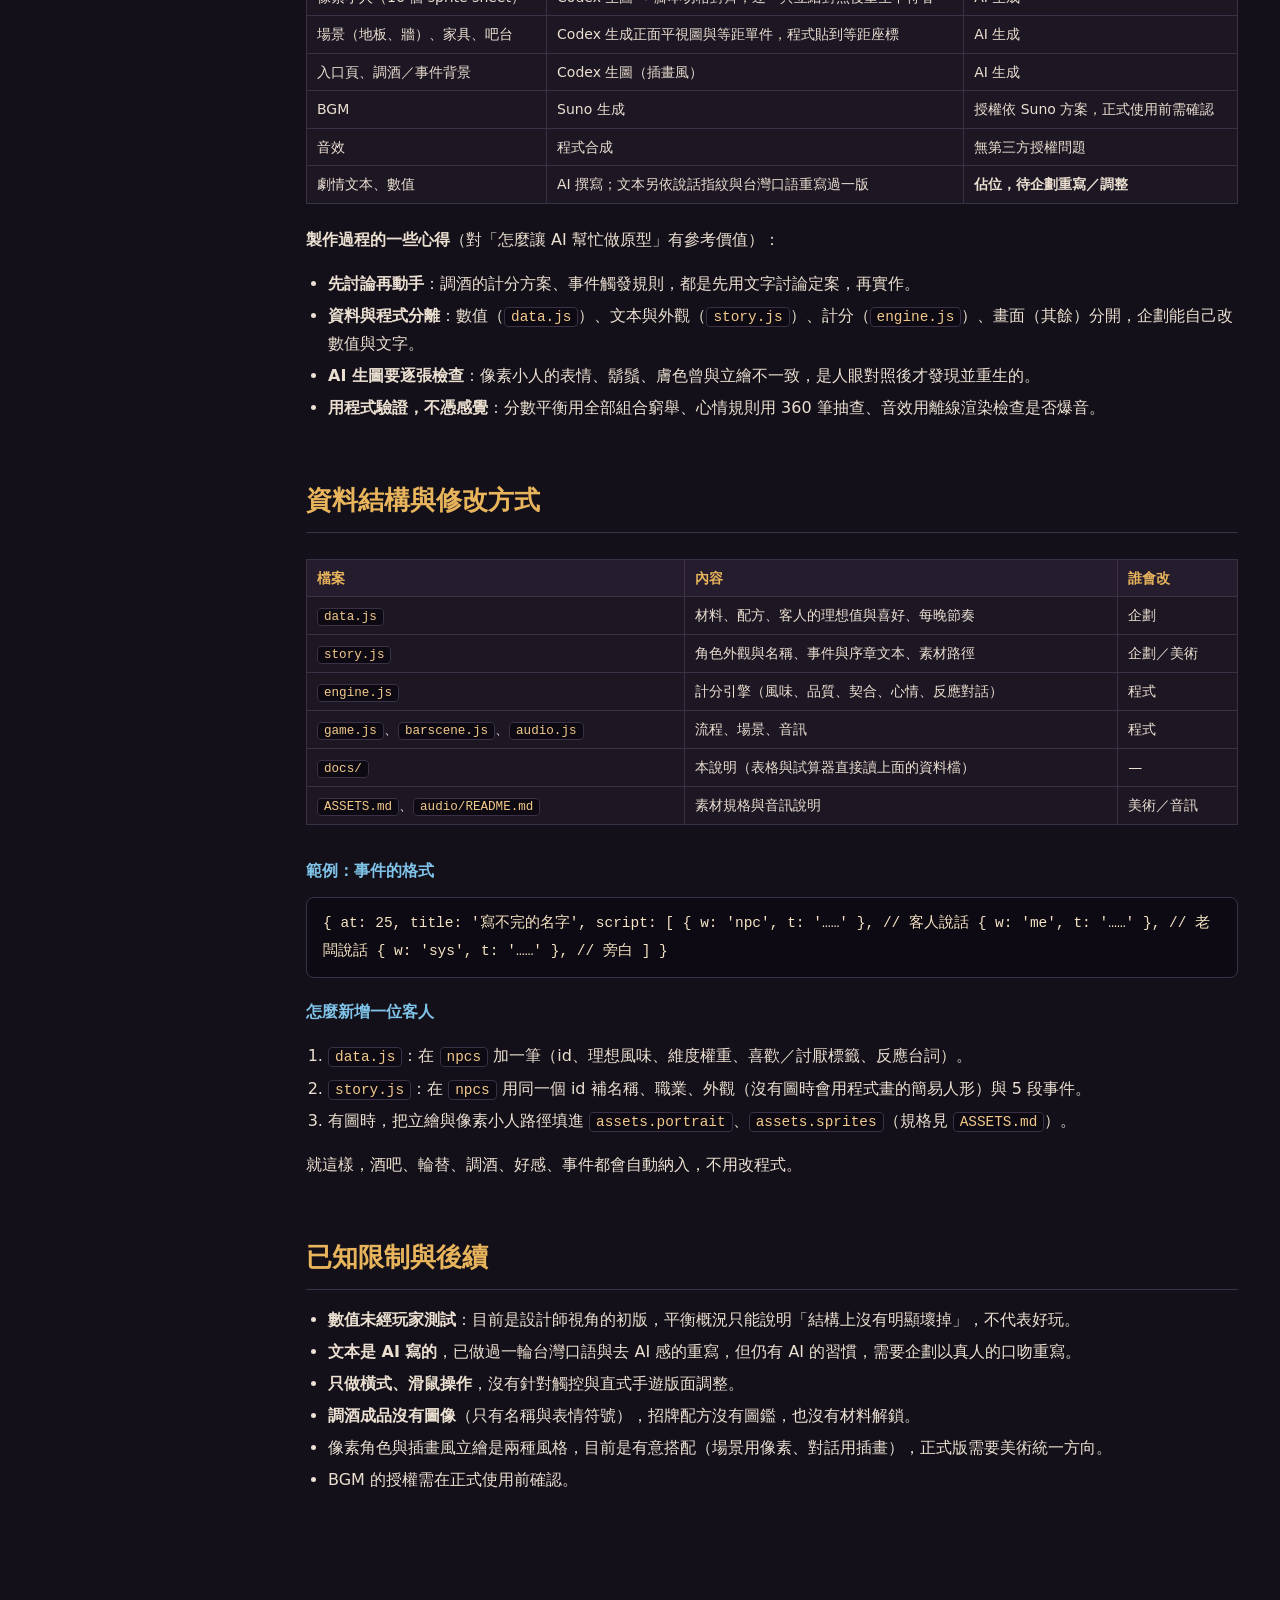
<file: docs/design.html>
<!doctype html>
<html lang="zh-Hant">
<head>
<meta charset="utf-8">
<meta name="viewport" content="width=device-width, initial-scale=1">
<title>終末酒吧 — 專案說明與設計理念</title>
<link rel="stylesheet" href="design.css">
</head>
<body>
<header class="top">
  <h1>終末酒吧 · 專案說明與設計理念</h1>
  <span class="sp"></span>
  <a class="btn" href="../index.html">← 回到遊戲</a>
</header>

<div class="layout">
<nav class="toc">
  <div class="grp">總覽</div>
  <a href="#overview">這是什麼</a>
  <a href="#flow">遊戲流程</a>
  <div class="grp">系統</div>
  <a href="#cocktail">調酒系統</a>
  <div class="sub">
    <a href="#c-goal">設計目標與核心想法</a>
    <a href="#c-ingredients">欄位與材料</a>
    <a href="#c-product">成品如何形成</a>
    <a href="#c-quality">品質分</a>
    <a href="#c-guest">客人的喜好</a>
    <a href="#c-daily">每日隨機</a>
    <a href="#c-score">契合分與好感</a>
    <a href="#c-feedback">回饋與玩家學習</a>
    <a href="#c-balance">平衡概況</a>
    <a href="#c-knobs">可調整的參數</a>
    <a href="#c-open">設計取捨與待討論</a>
    <a href="#c-calc">互動試算器</a>
  </div>
  <a href="#guests">客人、好感與事件</a>
  <a href="#bar">酒吧場景</a>
  <a href="#dialogue">對話與事件演出</a>
  <a href="#audio">音訊</a>
  <div class="grp">製作</div>
  <a href="#art">美術與 AI 製作流程</a>
  <a href="#data">資料結構與修改方式</a>
  <a href="#limits">已知限制與後續</a>
</nav>

<main>

<!-- ============================ 總覽 ============================ -->
<section id="overview">
  <h2>這是什麼</h2>
  <p class="lead">《終末酒吧》是一個以「<b>調酒送禮</b>」為核心的角色好感度原型。玩家扮演酒吧老闆，每晚有 3 位特殊客人光顧，依客人的口味<b>自由搭配材料</b>調出一杯酒，送出後依「品質」與「契合度」決定好感變化；好感跨過門檻就能解鎖角色事件。</p>
  <div class="cols">
    <div class="card"><h4>目的</h4>
      <p>① 示範：用 AI 協作，能多快把一個系統構想做成<b>可以實際操作</b>的原型。<br>
      ② 提案：「自由配方 + 屬性向量」的調酒計分方案，供企劃討論（見 <a href="#cocktail">調酒系統</a>）。</p></div>
    <div class="card"><h4>目前狀態</h4>
      <p>可玩的原型。<b>數值與劇情文本都是初版佔位</b>，沒有經過玩家測試；角色、劇情與美術皆為原創（AI 生成），與任何既有專案無關。</p></div>
  </div>
  <div class="callout plan"><b class="t">給企劃的閱讀建議</b>
    若你只關心「調酒分數怎麼算、遊戲模式怎麼設計」，直接看 <a href="#cocktail">調酒系統</a>，那一章最完整；最後的 <a href="#c-calc">互動試算器</a> 可以自己配配看，每一步的分數都會攤開來。<br>
    遊戲內勾選右上角的「<b>企劃模式</b>」也能看到客人今天的理想風味與預測分數。</div>
</section>

<section id="flow">
  <h2>遊戲流程</h2>
  <div class="flow">
    <span class="b">入口頁（推開門板）</span><span class="a">→</span>
    <span class="b">序章（第一次才有）</span><span class="a">→</span>
    <span class="b">酒吧場景</span><span class="a">→</span>
    <span class="b">點選特殊客人</span><span class="a">→</span>
    <span class="b hl">有未讀事件？先播事件</span><span class="a">→</span>
    <span class="b hl">調酒</span><span class="a">→</span>
    <span class="b">送出 → 客人反應</span><span class="a">→</span>
    <span class="b">結算（星級、好感）</span><span class="a">→</span>
    <span class="b">解鎖事件？</span><span class="a">→</span>
    <span class="b">打烊 → 下一夜</span>
  </div>
  <ul>
    <li><b>一夜</b>：從 6 位特殊客人中輪替 3 位光顧；每位客人每晚最多 2 杯。</li>
    <li><b>事件觸發規則統一</b>：「有未讀事件 → 先播事件，再調酒」。第一次見面（好感 0）的初見事件也是同一條規則，不是特例。</li>
    <li><b>好感門檻</b>：0／25／50／75／100，每位角色共 5 段事件。</li>
    <li><b>存檔</b>：存在瀏覽器（localStorage），入口頁與遊戲內都有「重置存檔」。</li>
  </ul>
</section>

<!-- ============================ 調酒 ============================ -->
<section id="cocktail">
  <h2>調酒系統</h2>
  <p>這是這個原型最想請企劃檢視的部分。下面先講<b>為什麼這樣設計</b>，再講每一步怎麼算，最後列出<b>可以調的旋鈕</b>和<b>還沒決定的取捨</b>。本章所有表格都是<b>直接從資料檔（<code>data.js</code>）即時產生</b>的，改了數值，這裡會跟著變。</p>

  <h3 id="c-goal">1. 設計目標與核心想法</h3>
  <p><b>要解決的問題</b>：材料可以自由搭配，組合數量會爆炸。目前 27 種材料、5 個欄位（每欄可不選），就有 <b>8,820</b> 種組合；不可能一個一個指定「這杯酒值幾分」或「某客人喜不喜歡」。</p>
  <p><b>做法</b>：不做「配方 → 分數」對照表，而是讓<b>每個材料帶一組風味屬性</b>（甜、酸、苦、辣、濃度、香氣），成品風味就是材料屬性的加權總和；<b>客人的喜好也用同一組屬性表示</b>（「理想風味」）。分數取決於「成品離客人的理想有多遠」。</p>
  <div class="flow">
    <span class="b">材料屬性</span><span class="a">→ 加權加總 →</span>
    <span class="b hl">成品風味（6 個數字）</span><span class="a">→</span>
    <span class="b">與客人今日理想比較</span><span class="a">→</span>
    <span class="b hl">契合分</span>
  </div>
  <p>這樣新增一個材料或一位客人，<b>只需要填幾個數字</b>，不用窮舉組合，也不會出現漏掉某種組合的洞。</p>
  <p><b>兩層分數</b>（刻意分開）：</p>
  <ul>
    <li><b>品質分</b>＝這杯酒<b>調得好不好</b>（酸甜平衡、有沒有過頭、有沒有衝突），<b>與客人無關</b>。</li>
    <li><b>契合分</b>＝<b>這位客人今天愛不愛</b>，由「風味距離」與「喜好標籤」決定，再乘上品質係數。</li>
  </ul>
  <p>分開的好處：企劃可以分別調「做得好不好」和「合不合口味」，也方便之後讓品質分去影響別的獎勵（見 <a href="#c-open">待討論</a>）。</p>
  <p><b>招牌配方</b>是額外的「發現的樂趣」層：少量命名配方（例如莫吉托），命中就顯示名稱並加品質分；沒命中的組合也能玩，不會被擋住。</p>

  <h3 id="c-ingredients">2. 欄位與材料</h3>
  <p>共五個欄位，<b>每欄最多選一種，只有基酒必選</b>。越後面的欄位「影響力」越小，扮演微調和加成的角色；基酒決定整杯酒的主體與濃度。</p>
  <div class="tblwrap"><table id="t-slots"></table></div>
  <p>六個風味維度，數值範圍 0–10。<b>果汁／汽水的「濃度」是負值</b>，代表稀釋（酒精感變淡）。</p>
  <div class="tblwrap"><table id="t-ingredients"></table></div>
  <p>「標籤」與風味無關，是給客人的<b>喜歡／討厭</b>用的（例如討厭薄荷，只要用了薄荷酒、薄荷葉或薄荷枝，不管其他部分調得多好都會扣分）。</p>

  <h3 id="c-product">3. 成品如何形成</h3>
  <div class="formula">成品風味[維度] = clamp( Σ 欄位影響力 × 材料屬性[維度] , 0 , 10 )</div>
  <div id="example"></div>
  <p><b>成品命名</b>：</p>
  <ol>
    <li>如果選的材料<b>包含</b>某個招牌配方的全部必要材料，就叫那個名字（同時命中多個時，取條件最多的那個，例如莫吉托比黛綺莉優先）。</li>
    <li>否則自動命名：<code>〈最突出的風味〉+〈基酒名〉特調</code>，例如「酸爽蘭姆酒特調」。最突出的風味指甜／酸／苦／辣／香氣中最高且 ≥ 3 的那個，都不到 3 則叫「清淡」。</li>
  </ol>
  <div class="tblwrap"><table id="t-recipes"></table></div>

  <h3 id="c-quality">4. 品質分（與客人無關）</h3>
  <p>基礎 45 分，再依下列規則加減，最後夾在 0–100。目的是用<b>少數幾條容易理解的規則</b>表達「調得好不好」，而不是試圖模擬真實調酒學。</p>
  <div class="tblwrap"><table>
    <tr><th>規則</th><th>條件</th><th>分數</th></tr>
    <tr><td>基礎分</td><td>—</td><td class="n">+45</td></tr>
    <tr><td>搭配完整度</td><td>每多選一個副成分（輔酒／果汁／香料／裝飾）</td><td class="n">+4</td></tr>
    <tr><td>酸甜平衡</td><td>甜 + 酸 &gt; 3 時：甜、酸越接近越高<br><code>20 × (1 − |甜−酸| ÷ max(甜,酸))</code></td><td class="n">0 ~ +20</td></tr>
    <tr><td>不走酸甜路線</td><td>甜 + 酸 ≤ 3（例如純飲、烈酒導向）</td><td class="n">+10</td></tr>
    <tr><td>單項過頭</td><td>甜／酸／苦／辣／香氣 任一 &gt; 8.5</td><td class="n">−(值−8.5)×10</td></tr>
    <tr><td>酒精感太低</td><td>濃度 &lt; 2（像果汁）</td><td class="n">−(2−濃度)×6</td></tr>
    <tr><td>酒精感太強</td><td>濃度 &gt; 9</td><td class="n">−(濃度−9)×10</td></tr>
    <tr><td>苦酸衝突</td><td>苦 &gt; 5 且 酸 &gt; 5</td><td class="n">−15</td></tr>
    <tr><td>甜苦打架</td><td>甜 &gt; 6 且 苦 &gt; 5</td><td class="n">−10</td></tr>
    <tr><td>招牌配方</td><td>命中（加成見上表）</td><td class="n">+15 ~ +18</td></tr>
  </table></div>
  <p class="prog" id="q-dist"></p>

  <h3 id="c-guest">5. 客人的喜好</h3>
  <p>每位客人的喜好分成<b>兩層</b>，這是為了「玩家要讀得懂」與「分數要夠細」同時成立：</p>
  <ul>
    <li><b>玩家看得到的：固定個性</b>。角色卡上的「愛甜」「怕苦」「♥ 柑橘」「✕ 薄荷」。這是<b>角色不會變的特質</b>，玩家能憑它判斷方向。</li>
    <li><b>玩家看不到的：理想風味向量與維度權重</b>。每位客人在六個維度各有一個「理想值」，以及對每個維度「在不在意」的權重。例如露娜的香氣權重是 1.8，其他維度是 1。分數就是用它算的。</li>
  </ul>
  <p>角色卡上的「愛X／怕X」不是另外填的，是<b>從理想值自動推出來的</b>：理想值 ≥ 6 顯示「愛X」，≤ 1.5 顯示「怕X」。所以卡上寫什麼，和實際算分一定一致。</p>
  <div class="tblwrap"><table id="t-npcs"></table></div>

  <h3 id="c-daily">6. 每日隨機</h3>
  <ul>
    <li><b>客人輪替</b>：每晚以「第幾夜」當亂數種子，從 6 位客人中抽 3 位。同一晚重新整理畫面，客人不會變。</li>
    <li><b>今日心情</b>：每位客人每晚有一個「今天想喝偏X／比較不X」的心情，讓<b>他當天的理想值在某一個維度偏移 ±2</b>。這是玩家每晚都要重新判斷的原因，也是「每日隨機要求」的來源。</li>
  </ul>
  <div class="callout warn"><b class="t">設計過的坑：心情不能和個性打架</b>
    最早的版本讓心情隨機落在任何維度，結果出現角色卡寫「愛辣」，氣泡卻說「今天想喝比較不辣的」，玩家無法判斷該信哪個。<br>
    <b>現在的規則</b>：心情只會落在「沒有明確個性」的維度；如果某個角色每個維度都有個性，就只允許<b>強化</b>自己的個性（愛辣的人今天更想吃辣），絕不反過來。已用程式抽查 360 個心情，零衝突。</div>

  <h3 id="c-score">7. 契合分與好感變化</h3>
  <div class="formula">平均加權偏差 = Σ ( 維度權重 × |成品風味 − 今日理想| ) ÷ Σ 維度權重
契合度       = clamp( 1 − 平均加權偏差 ÷ 5 , 0 , 1 )
品質係數     = 0.6 + 0.4 × 品質分 ÷ 100          （品質 0 → ×0.6，品質 100 → ×1.0）
標籤加減     = 每個喜歡的標籤 +8，每個討厭的標籤 −12
最終分數     = clamp( 契合度 × 100 × 品質係數 + 標籤加減 , 0 , 100 )</div>
  <p>最終分數對應到五個等級，每個等級決定<b>星級</b>與<b>好感變化</b>（好感夾在 0–100）：</p>
  <div class="tblwrap"><table id="t-tiers"></table></div>
  <p>節奏參考：完美一杯 +20，所以<b>最快 5 杯（約 3 夜）</b>能把一位角色推到 100；實際要看玩家多常拿到高分（見 <a href="#c-balance">平衡概況</a>）。</p>

  <h3 id="c-feedback">8. 回饋與玩家學習</h3>
  <p>自由搭配最怕「玩家覺得是在亂猜」。所以玩家有多個管道能學到方向，而且<b>不直接顯示分數</b>：</p>
  <div class="tblwrap"><table>
    <tr><th>管道</th><th>內容</th></tr>
    <tr><td>角色卡</td><td>固定個性（愛X／怕X／♥／✕）</td></tr>
    <tr><td>心情氣泡</td><td>今天偏移的那一個維度</td></tr>
    <tr><td>風味預覽</td><td>調的過程中，即時看到成品的六個風味條與品質分</td></tr>
    <tr><td>客人反應</td><td>送出後依等級說話；細節見下</td></tr>
    <tr><td>結算卡</td><td>星級、等級、好感變化</td></tr>
    <tr><td>企劃模式</td><td>（僅供企劃）顯示今日理想值、預測分數與計算過程</td></tr>
  </table></div>
  <h4>客人反應的設計（避免「精神分裂」）</h4>
  <p>早期版本先說一句整體評價、再接一句具體挑剔，常出現「還行吧，蠻好喝的」後面接「太酸了、甜味不夠」，語氣割裂。現在的規則：</p>
  <ul>
    <li><b>難以下嚥</b>：客人<b>直接說出哪裡不對</b>（語氣一致，都是負面）。</li>
    <li><b>普通／喜歡／很喜歡</b>：客人只說整體評價；具體方向改用<b>旁白的「口味建議」</b>：「若想更合○○今天的口味，也許可以試試：酸味再多一點、辣度收斂一點。」——不評判這杯酒的缺點，只給方向。</li>
    <li><b>完美</b>：不挑剔。</li>
    <li>命中喜歡／討厭的標籤，會另外用旁白點出來。</li>
  </ul>

  <h3 id="c-balance">9. 平衡概況（即時計算）</h3>
  <p>下面是用<b>全部 8,820 種組合 × 前 10 夜的心情</b>，對每位客人算出的分佈，用的是目前 <code>data.js</code> 的數值。可以看出「隨機亂配」與「刻意配」的差距，以及各角色的難易度。</p>
  <p class="prog" id="stats-prog">計算中…</p>
  <div class="tblwrap"><table id="t-stats"></table></div>
  <div class="callout plan"><b class="t">怎麼讀這張表</b>
    <b>「難以下嚥」比例高</b>＝這位客人挑剔，亂配容易踩雷；<b>「完美」比例很低</b>＝要刻意配才拿得到。「最高可達」是這 10 夜裡<b>每一夜</b>的最高分中最低的那一天，如果它 ≥ 75，代表每天都至少有一款配方能拿完美，不會有「今天怎麼配都不行」的情況。<br>
    這張表是設計時的<b>體檢工具</b>：改了材料屬性或角色理想值之後，重新整理本頁就會重新計算。</div>

  <h3 id="c-knobs">10. 可調整的參數</h3>
  <div class="tblwrap"><table>
    <tr><th>想調什麼</th><th>在哪裡</th><th>影響</th></tr>
    <tr><td>欄位影響力</td><td><code>data.js</code> → <code>slots[].weight</code></td><td>哪個欄位對風味影響大</td></tr>
    <tr><td>材料風味屬性、標籤</td><td><code>data.js</code> → <code>ingredients[]</code></td><td>每種材料的味道</td></tr>
    <tr><td>招牌配方與加成</td><td><code>data.js</code> → <code>recipes[]</code></td><td>哪些組合有名字、加幾分</td></tr>
    <tr><td>客人理想值、重視維度、喜好標籤</td><td><code>data.js</code> → <code>npcs[]</code></td><td>每位客人的口味與難易度</td></tr>
    <tr><td>每晚客人數、每人每晚杯數</td><td><code>data.js</code> → <code>guestsPerDay</code>、<code>giftsPerNpcPerDay</code></td><td>遊戲節奏</td></tr>
    <tr><td>品質規則的數值</td><td><code>engine.js</code> → <code>quality()</code></td><td>「調得好不好」怎麼算</td></tr>
    <tr><td>契合公式（偏差除數 5、品質係數 0.6/0.4）</td><td><code>engine.js</code> → <code>judge()</code></td><td>整體寬鬆／嚴格</td></tr>
    <tr><td>等級門檻與好感變化</td><td><code>engine.js</code> → <code>TIERS</code></td><td>好感成長速度</td></tr>
    <tr><td>心情幅度（±2）與規則</td><td><code>engine.js</code> → <code>moodOf()</code></td><td>每日隨機的強度</td></tr>
    <tr><td>事件門檻</td><td><code>story.js</code> → <code>events[].at</code></td><td>事件解鎖時機</td></tr>
  </table></div>

  <h3 id="c-open">11. 設計取捨與待討論</h3>
  <p>下面是做這個原型時<b>實際遇到、也還沒有定案</b>的問題。目前的做法只是「先挑一個能玩的」，不代表是最好的。</p>
  <div class="callout plan"><b class="t">這些點如果要正式做，建議先決定</b>
  <ol>
    <li><b>要不要讓玩家看到分數？</b>目前只給星級與客人的話，數字只有企劃模式看得到。看到數字比較好調整，但會變成「刷分」；不看數字比較有「讀人」的感覺，但挫折感較高。</li>
    <li><b>提示要多直白？</b>目前角色卡直接寫「愛甜、怕苦」＋心情氣泡。可以更隱晦（只在事件裡透露），也可以更直白（直接顯示偏好方向）。</li>
    <li><b>失敗的代價？</b>目前最差只是好感 −3，並消耗一次當晚額度。若要有張力，可以加材料成本、庫存或金幣。</li>
    <li><b>材料與配方要不要成長？</b>目前 27 種材料一開始就全開，10 款招牌配方也沒有圖鑑。常見做法是「材料逐步解禁＋配方收集」，給長期目標。</li>
    <li><b>品質分要不要有獨立用途？</b>現在它只會讓最終分數乘上 0.6–1.0。也可以獨立變成「小費／配方熟練度／酒館評價」，讓「調得好」本身有價值，不只服務好感。</li>
    <li><b>每日要求要不要更明確？</b>現在是「心情」這種模糊方向。可以加「點單」：客人直接說「我要一杯偏酸的」，把模糊方向變成明確目標。</li>
    <li><b>好感成長速度</b>：完美 +20，最快 3 夜就能解完一位角色。要不要拉長、要不要有每日上限，取決於內容量與想要的遊玩時長。</li>
    <li><b>標籤系統要擴充嗎？</b>目前標籤只有「喜歡／討厭」。也可以加「過敏／禁忌」（直接失敗）或「回憶」（觸發特殊對話）。</li>
  </ol></div>

  <h3 id="c-calc">12. 互動試算器</h3>
  <p>這個試算器用的就是<b>遊戲裡的同一個計分引擎</b>（<code>engine.js</code>），不是另外寫的示意。選材料、選客人、選第幾夜（影響今日心情），就能看到每一步怎麼算。</p>
  <div class="calc" id="calc">
    <div class="row" id="calc-sel"></div>
    <div class="row" id="calc-npc"></div>
    <div class="out" id="calc-out"></div>
  </div>
</section>

<!-- ============================ 客人與事件 ============================ -->
<section id="guests">
  <h2>客人、好感與事件</h2>
  <ul>
    <li><b>6 位特殊客人</b>，每位有固定個性（愛／怕、喜歡／討厭的標籤）與 5 段事件（好感 0／25／50／75／100）。</li>
    <li><b>事件規則</b>：好感到達門檻 → 客人頭上出現「!」。<b>點客人時，有未讀事件就先播事件</b>，再進調酒。一杯酒可能一次跨過兩個門檻，事件會依序排隊。</li>
    <li>結算時若解鎖新事件，會問「查看事件／稍後」。選稍後的話，客人頭上維持「!」。</li>
    <li>客人頭上的泡泡：<b>「…」</b>可以互動、<b>「!」</b>有未讀事件、<b>「💤」</b>今晚喝夠了。</li>
    <li>事件是<b>線性對話</b>（點一下進下一句），沒有分支。格式見 <a href="#data">資料結構</a>。</li>
  </ul>
  <div class="tblwrap"><table id="t-events"></table></div>
  <div class="callout warn"><b class="t">文本是佔位</b>
    目前的事件文本（共 30 段）是 AI 寫的，已依「說話指紋＋禁用清單＋台灣口語」重寫過一版（方法與限制見 <code>docs/text-experiment.md</code>），但仍是佔位，主要用來驗證「事件如何觸發、如何呈現」。文字都集中在 <code>story.js</code>，企劃可以直接替換，不需要動程式。</div>
</section>

<section id="bar">
  <h2>酒吧場景</h2>
  <ul>
    <li><b>45 度等距（2.5D）像素場景</b>：物件用「格子座標」擺放，程式依深度自動排序，不用手動調誰擋住誰。</li>
    <li><b>會動的酒館</b>：特殊客人固定坐在桌邊；路人會自己換位子、離席再從門口回來、在桌邊冒出閒聊泡泡；服務生端著托盤在吧台與各桌間走動；老闆在吧台後面。目的是讓客人「像是來喝酒的」，而不是靜態的選單。</li>
    <li><b>點擊互動</b>：只有特殊客人可以點；沒有地圖移動（玩家不控制角色），降低操作成本。</li>
    <li><b>畫面</b>：內部以 320×180 的像素格為座標，畫布依螢幕實際像素繪製，並把縮放對齊成整數倍，避免像素圖發糊。</li>
    <li><b>素材可替換</b>：所有圖片都是「素材槽」，在 <code>story.js</code> 填路徑即可替換，沒有圖時退回程式繪製的版本。</li>
  </ul>
</section>

<section id="dialogue">
  <h2>對話與事件演出</h2>
  <ul>
    <li>RPG 風對話框：打字機效果、點擊或空白鍵進下一句、右上「SKIP」可跳過整段。</li>
    <li>三種說話者：客人、老闆、旁白（斜體置中）。說話時另一方立繪變暗。</li>
    <li><b>事件標題卡</b>：事件開始先顯示「角色名　事件 n / 5」與事件標題，之後立繪淡入。</li>
    <li><b>兩種插畫背景（不必是像素風）</b>：事件對話用「沒有吧台」的酒館內部；調酒模式用「老闆視角」——下方是吧台檯面，客人立繪坐在吧台後方，身後是柔焦的酒館。</li>
    <li>對話期間，背景音樂會自動壓低。</li>
  </ul>
</section>

<section id="audio">
  <h2>音訊</h2>
  <ul>
    <li><b>BGM</b>：〈Threshold Between Worlds〉（Suno 生成），循環播放。瀏覽器規定要先有使用者操作才能發聲，所以按下「開始遊戲」或點一下畫面才會響。</li>
    <li><b>音效</b>：全部由程式即時合成（WebAudio），<b>沒有外部音檔</b>——點擊、材料選擇、對話打字、結算和弦（依星級）、解鎖閃光、門聲與腳步、打烊鐘聲，以及酒館的低頻環境低語。</li>
    <li>右上角的 🔊 可調音樂／音效音量與靜音。</li>
  </ul>
</section>

<!-- ============================ 製作 ============================ -->
<section id="art">
  <h2>美術與 AI 製作流程</h2>
  <p>這個原型從構想到可玩，是用 AI 協作完成的。下面是誰做了什麼，以及<b>哪些仍是佔位</b>。</p>
  <div class="tblwrap"><table>
    <tr><th>項目</th><th>做法</th><th>狀態</th></tr>
    <tr><td>程式、系統、本說明</td><td>Claude Code（對話式開發，逐步驗證）</td><td>可玩原型</td></tr>
    <tr><td>角色立繪（6 客人＋老闆）</td><td>Codex 生圖 → 腳本去背縮放</td><td>AI 生成，風格大致統一</td></tr>
    <tr><td>像素小人（16 個 sprite sheet）</td><td>Codex 生圖 → 腳本切格對齊；逐一與立繪對照後重生不符者</td><td>AI 生成</td></tr>
    <tr><td>場景（地板、牆）、家具、吧台</td><td>Codex 生成正面平視圖與等距單件，程式貼到等距座標</td><td>AI 生成</td></tr>
    <tr><td>入口頁、調酒／事件背景</td><td>Codex 生圖（插畫風）</td><td>AI 生成</td></tr>
    <tr><td>BGM</td><td>Suno 生成</td><td>授權依 Suno 方案，正式使用前需確認</td></tr>
    <tr><td>音效</td><td>程式合成</td><td>無第三方授權問題</td></tr>
    <tr><td>劇情文本、數值</td><td>AI 撰寫；文本另依說話指紋與台灣口語重寫過一版</td><td><b>佔位，待企劃重寫／調整</b></td></tr>
  </table></div>
  <p><b>製作過程的一些心得</b>（對「怎麼讓 AI 幫忙做原型」有參考價值）：</p>
  <ul>
    <li><b>先討論再動手</b>：調酒的計分方案、事件觸發規則，都是先用文字討論定案，再實作。</li>
    <li><b>資料與程式分離</b>：數值（<code>data.js</code>）、文本與外觀（<code>story.js</code>）、計分（<code>engine.js</code>）、畫面（其餘）分開，企劃能自己改數值與文字。</li>
    <li><b>AI 生圖要逐張檢查</b>：像素小人的表情、鬍鬚、膚色曾與立繪不一致，是人眼對照後才發現並重生的。</li>
    <li><b>用程式驗證，不憑感覺</b>：分數平衡用全部組合窮舉、心情規則用 360 筆抽查、音效用離線渲染檢查是否爆音。</li>
  </ul>
</section>

<section id="data">
  <h2>資料結構與修改方式</h2>
  <div class="tblwrap"><table>
    <tr><th>檔案</th><th>內容</th><th>誰會改</th></tr>
    <tr><td><code>data.js</code></td><td>材料、配方、客人的理想值與喜好、每晚節奏</td><td>企劃</td></tr>
    <tr><td><code>story.js</code></td><td>角色外觀與名稱、事件與序章文本、素材路徑</td><td>企劃／美術</td></tr>
    <tr><td><code>engine.js</code></td><td>計分引擎（風味、品質、契合、心情、反應對話）</td><td>程式</td></tr>
    <tr><td><code>game.js</code>、<code>barscene.js</code>、<code>audio.js</code></td><td>流程、場景、音訊</td><td>程式</td></tr>
    <tr><td><code>docs/</code></td><td>本說明（表格與試算器直接讀上面的資料檔）</td><td>—</td></tr>
    <tr><td><code>ASSETS.md</code>、<code>audio/README.md</code></td><td>素材規格與音訊說明</td><td>美術／音訊</td></tr>
  </table></div>
  <h4>範例：事件的格式</h4>
  <div class="formula">{ at: 25, title: '寫不完的名字', script: [
    { w: 'npc', t: '……' },   // 客人說話
    { w: 'me',  t: '……' },   // 老闆說話
    { w: 'sys', t: '……' },   // 旁白
] }</div>
  <h4>怎麼新增一位客人</h4>
  <ol>
    <li><code>data.js</code>：在 <code>npcs</code> 加一筆（id、理想風味、維度權重、喜歡／討厭標籤、反應台詞）。</li>
    <li><code>story.js</code>：在 <code>npcs</code> 用同一個 id 補名稱、職業、外觀（沒有圖時會用程式畫的簡易人形）與 5 段事件。</li>
    <li>有圖時，把立繪與像素小人路徑填進 <code>assets.portrait</code>、<code>assets.sprites</code>（規格見 <code>ASSETS.md</code>）。</li>
  </ol>
  <p>就這樣，酒吧、輪替、調酒、好感、事件都會自動納入，不用改程式。</p>
</section>

<section id="limits">
  <h2>已知限制與後續</h2>
  <ul>
    <li><b>數值未經玩家測試</b>：目前是設計師視角的初版，平衡概況只能說明「結構上沒有明顯壞掉」，不代表好玩。</li>
    <li><b>文本是 AI 寫的</b>，已做過一輪台灣口語與去 AI 感的重寫，但仍有 AI 的習慣，需要企劃以真人的口吻重寫。</li>
    <li><b>只做橫式、滑鼠操作</b>，沒有針對觸控與直式手遊版面調整。</li>
    <li><b>調酒成品沒有圖像</b>（只有名稱與表情符號），招牌配方沒有圖鑑，也沒有材料解鎖。</li>
    <li>像素角色與插畫風立繪是兩種風格，目前是有意搭配（場景用像素、對話用插畫），正式版需要美術統一方向。</li>
    <li>BGM 的授權需在正式使用前確認。</li>
  </ul>
</section>

</main>
</div>

<script src="../data.js"></script>
<script src="../story.js"></script>
<script src="../engine.js"></script>
<script src="design.js"></script>
</body>
</html>
</file>
<file: style.css>
:root{
  --bg:#0d0a12; --ink:#f1e6d8; --mute:#a8978a; --gold:#e8b45c; --amber:#c9803c;
  --good:#7fc48a; --bad:#e0765f; --panel:rgba(18,13,22,.88); --line:rgba(232,180,92,.35);
}
*{box-sizing:border-box;margin:0;padding:0}
html,body{height:100%;background:#000;overflow:hidden;color:var(--ink);
  font-family:"Noto Serif TC","Microsoft JhengHei","PingFang TC",serif;user-select:none}
button{font:inherit;color:inherit;cursor:pointer}
#stage{position:absolute;left:50%;top:50%;width:1280px;height:720px;transform-origin:center;overflow:hidden;background:var(--bg)}
.scene{position:absolute;inset:0;display:none;background-size:cover}
.scene.active{display:block}

/* ================= 人物（CSS 繪製） ================= */
.fig{position:relative;width:110px;height:200px;--skin:#ccc;--hair:#333;--cloth:#555;--acc:#fa0;
  animation:bob 3.2s ease-in-out infinite;filter:drop-shadow(0 6px 6px rgba(0,0,0,.5))}
@keyframes bob{50%{transform:translateY(-3px)}}
.fig .body{position:absolute;bottom:0;left:50%;width:86px;height:106px;transform:translateX(-50%);background:var(--cloth);border-radius:43px 43px 10px 10px;z-index:2}
.fig .chest{position:absolute;left:50%;top:22px;width:30px;height:8px;transform:translateX(-50%);background:var(--acc);border-radius:4px;opacity:.9}
.fig .head{position:absolute;top:36px;left:50%;width:58px;height:62px;transform:translateX(-50%);background:var(--skin);border-radius:50% 50% 46% 46%;z-index:4}
.fig .eye{position:absolute;top:28px;width:6px;height:9px;background:#1b1420;border-radius:50%}
.fig .eye.l{left:15px}.fig .eye.r{right:15px}
.fig .mouth{position:absolute;bottom:11px;left:50%;width:10px;height:5px;border-bottom:2px solid #1b1420;border-radius:0 0 8px 8px;transform:translateX(-50%)}
.fig .hair{position:absolute;top:30px;left:50%;width:66px;height:34px;transform:translateX(-50%);background:var(--hair);border-radius:34px 34px 4px 4px;z-index:5}
.fig .back,.fig .extra{position:absolute;display:none}
.fig.ghost .body{border-radius:43px 43px 0 0;height:118px;opacity:.9;
  clip-path:polygon(0 0,100% 0,100% 86%,83% 100%,66% 86%,50% 100%,33% 86%,17% 100%,0 86%)}
.fig.ghost{filter:drop-shadow(0 0 10px var(--acc))}

.st-long .back{display:block;top:32px;left:50%;width:76px;height:104px;transform:translateX(-50%);background:var(--hair);border-radius:38px 38px 16px 16px;z-index:1}
.st-hood .extra,.st-raven .extra{display:block;top:26px;left:50%;width:80px;height:80px;transform:translateX(-50%);background:var(--cloth);border-radius:50% 50% 40% 40%;z-index:3;box-shadow:inset 0 -6px 0 rgba(0,0,0,.25)}
.st-hood .hair{display:none}
.st-raven .hair{background:#15131b;height:26px}
.st-raven .head{background:#e7ddc9}
.st-raven .eye{background:#f2c94c}
.st-raven .mouth{display:none}
.st-raven .head::after{content:"";position:absolute;left:50%;top:34px;width:0;height:0;border-left:8px solid transparent;border-right:8px solid transparent;border-top:20px solid #e08a2e;transform:translateX(-50%)}
.st-helm .hair{display:none}
.st-helm .extra{display:block;top:30px;left:50%;width:68px;height:50px;transform:translateX(-50%);background:linear-gradient(#9aa2ad,#6b727c);border-radius:34px 34px 6px 6px;z-index:6}
.st-helm .extra::after{content:"";position:absolute;left:10px;right:10px;top:26px;height:5px;background:#14161b;border-radius:3px}
.st-helm .eye{display:none}
.st-witch .extra{display:block;top:-32px;left:50%;width:0;height:0;transform:translateX(-50%);border-left:34px solid transparent;border-right:34px solid transparent;border-bottom:78px solid var(--cloth);z-index:7}
.st-witch .extra::before{content:"";position:absolute;left:-52px;top:70px;width:104px;height:14px;background:var(--cloth);border-radius:50%;filter:brightness(.85)}
.st-witch .extra::after{content:"";position:absolute;left:-18px;top:54px;width:36px;height:7px;background:var(--acc)}
.st-chef .extra{display:block;top:8px;left:50%;width:62px;height:42px;transform:translateX(-50%);background:#f4efe6;border-radius:30px 30px 6px 6px;z-index:7;box-shadow:-18px 6px 0 -4px #f4efe6,18px 6px 0 -4px #f4efe6}
.st-chef .hair{top:42px;height:22px;z-index:5}
.st-keeper .body{background:#f2ece2}
.st-keeper .body::before{content:"";position:absolute;inset:0;background:var(--cloth);border-radius:43px 43px 10px 10px;clip-path:polygon(0 0,34% 0,50% 52%,66% 0,100% 0,100% 100%,0 100%)}
.st-keeper .chest{top:18px;width:14px;height:10px;background:var(--acc);z-index:2;border-radius:3px}
.st-keeper .extra{display:block;top:30px;left:50%;width:66px;height:22px;transform:translateX(-50%);background:var(--hair);border-radius:30px 30px 0 0;z-index:6}
.st-keeper .hair{display:none}
.figimg{height:100%;display:block}

/* ================= 入口頁 ================= */
#title{background:linear-gradient(#0a0616 0%,#1a0f26 45%,#43202e 78%,#6b3326 100%)}
.tw{position:absolute;inset:0;transition:transform 1.1s cubic-bezier(.6,0,.4,1),opacity .6s;transform-origin:50% 88%}
#title.enter .tw{transform:scale(2.6);opacity:0}
.stars{position:absolute;inset:0;background-image:
  radial-gradient(1.5px 1.5px at 10% 12%,#fff8,transparent),radial-gradient(1.5px 1.5px at 24% 30%,#fff8,transparent),
  radial-gradient(1px 1px at 38% 8%,#fff9,transparent),radial-gradient(1.5px 1.5px at 52% 22%,#fff8,transparent),
  radial-gradient(1px 1px at 66% 14%,#fff9,transparent),radial-gradient(1.5px 1.5px at 80% 34%,#fff7,transparent),
  radial-gradient(1px 1px at 92% 10%,#fff9,transparent),radial-gradient(1px 1px at 5% 46%,#fff7,transparent),radial-gradient(1px 1px at 72% 52%,#fff6,transparent)}
.moon{position:absolute;right:130px;top:60px;width:120px;height:120px;border-radius:50%;background:radial-gradient(circle at 35% 35%,#fff4de,#d9c6a6 60%,#a8957a);box-shadow:0 0 60px #e8b45c55}
.ttl{position:absolute;left:0;right:0;top:78px;text-align:center}
.ttl h1{font-size:104px;letter-spacing:.2em;padding-left:.2em;font-weight:900;color:#ffe3b0;
  text-shadow:0 0 12px #e8b45c,0 0 38px #c9803c,0 0 80px #8a2f1f;animation:flick 4s infinite}
@keyframes flick{0%,100%{opacity:1}46%{opacity:1}47%{opacity:.75}48%{opacity:1}52%{opacity:.85}53%{opacity:1}}
.ttl .sub{letter-spacing:.7em;padding-left:.7em;color:#9fc6c0;font-size:18px;margin-top:6px;text-shadow:0 0 10px #4aa79b}
#startBtn{position:absolute;left:50%;top:300px;transform:translateX(-50%);padding:12px 58px;font-size:26px;letter-spacing:.3em;padding-left:calc(58px + .3em);
  background:rgba(20,12,18,.6);border:2px solid var(--gold);border-radius:6px;color:#ffe3b0;text-shadow:0 0 8px #e8b45c;transition:.2s;z-index:3}
#startBtn:hover{background:rgba(232,180,92,.22);box-shadow:0 0 24px #e8b45c88}
#startBtn:disabled{opacity:0;pointer-events:none}
.wall{position:absolute;left:0;right:0;bottom:0;height:330px;
  background:repeating-linear-gradient(0deg,transparent 0 22px,rgba(0,0,0,.35) 22px 24px),
             repeating-linear-gradient(90deg,#2a1c1c 0 58px,#241818 58px 116px);
  border-top:6px solid #120c0e}
.wall::before{content:"";position:absolute;inset:0;background:linear-gradient(#0000,#000a)}
.wlamp{position:absolute;bottom:200px;width:18px;height:26px;background:#ffd27a;border-radius:3px;box-shadow:0 0 30px 18px #e8b45c66}
.frame{position:absolute;left:50%;bottom:0;width:470px;height:300px;transform:translateX(-50%);
  background:#150e0c;border:14px solid #3b2418;border-bottom:none;border-radius:6px 6px 0 0;perspective:900px;overflow:hidden;
  box-shadow:0 0 50px #e8b45c33}
.interior{position:absolute;inset:0;background:
  radial-gradient(ellipse at 50% 75%,#ffc772 0%,#d88b3a 28%,#6e3a1a 62%,#241410 100%)}
.interior::before{content:"";position:absolute;left:50%;top:44px;width:200px;height:90px;transform:translateX(-50%);
  background:repeating-linear-gradient(90deg,#3b2013 0 14px,transparent 14px 26px);opacity:.55;border-radius:4px}
.sil{position:absolute;bottom:0;background:#150b08;border-radius:30px 30px 0 0}
.door{position:absolute;bottom:46px;width:50%;height:150px;z-index:5;
  background:repeating-linear-gradient(90deg,#7b4a28 0 14px,#5e3519 14px 16px);
  border:5px solid #3b2012;border-radius:4px;transition:transform 1s cubic-bezier(.3,1.5,.5,1)}
.door.l{left:0;transform-origin:left center}
.door.r{right:0;transform-origin:right center}
#title.opening .door.l{transform:rotateY(78deg)}
#title.opening .door.r{transform:rotateY(-78deg)}
.rstbtn{position:absolute;right:14px;bottom:12px;font-size:13px;background:none;border:none;color:#6d6055;text-decoration:underline;z-index:3}

/* ================= 酒吧場景 ================= */
#bar{background:linear-gradient(#1b1220,#2a1a24 55%,#1a1016)}
.winwall{position:absolute;left:0;right:0;top:0;height:420px;background:
  repeating-linear-gradient(90deg,rgba(255,255,255,.025) 0 2px,transparent 2px 60px),linear-gradient(#1c1223,#2b1a25)}
.window{position:absolute;left:70px;top:60px;width:210px;height:200px;border:10px solid #3b2418;background:linear-gradient(#2a1a3a,#c46a3a 82%,#f0a24a);box-shadow:inset 0 0 30px #0008,0 0 40px #c46a3a44}
.window::before,.window::after{content:"";position:absolute;background:#3b2418}
.window::before{left:50%;top:0;bottom:0;width:8px;margin-left:-4px}
.window::after{top:50%;left:0;right:0;height:8px;margin-top:-4px}
.shelf{position:absolute;left:360px;right:100px;height:6px;background:#4a2c1a;box-shadow:0 8px 14px #0008}
.shelf .row{position:absolute;bottom:6px;left:0;right:0;display:flex;justify-content:space-around;align-items:flex-end}
.bottle{display:inline-block;width:22px;border-radius:6px 6px 3px 3px;position:relative;opacity:.92;box-shadow:inset -4px 0 0 rgba(255,255,255,.12)}
.bottle::before{content:"";position:absolute;left:7px;top:-13px;width:8px;height:14px;background:inherit;border-radius:3px 3px 0 0}
.lamp{position:absolute;top:0;width:3px;background:#2a2018}
.lamp::after{content:"";position:absolute;left:50%;bottom:-18px;width:44px;height:24px;transform:translateX(-50%);background:#ffd88c;border-radius:22px 22px 6px 6px;box-shadow:0 0 50px 34px #e8b45c55,0 0 120px 70px #c9803c22}
.floor{position:absolute;left:0;right:0;top:420px;bottom:0;background:
  repeating-linear-gradient(90deg,transparent 0 118px,rgba(0,0,0,.28) 118px 120px),linear-gradient(#3a2418,#1c110c)}
.counter{position:absolute;left:70px;right:70px;top:318px;height:100px}
.counter .top{position:absolute;left:-10px;right:-10px;top:0;height:22px;background:linear-gradient(#b0733d,#7a4a26);border-radius:8px;box-shadow:0 6px 12px #000a}
.counter .front{position:absolute;left:0;right:0;top:22px;bottom:0;background:
  repeating-linear-gradient(90deg,#4a2c1a 0 80px,#3b2113 80px 84px);box-shadow:inset 0 10px 14px #0007}
.glass{position:absolute;top:-24px;width:18px;height:24px;background:#cfe4f066;border:1px solid #fff6;border-radius:2px 2px 6px 6px}
.keeper{position:absolute;left:640px;top:318px;transform:translate(-50%,-100%) scale(1.15);transform-origin:bottom center;z-index:1}
.seat{position:absolute;transform:translate(-50%,-100%);transform-origin:bottom center}
.passer{filter:brightness(.55) saturate(.8);cursor:pointer;z-index:4;transition:filter .2s}
.passer:hover{filter:brightness(.75) saturate(.9)}
.table{position:absolute;transform:translateX(-50%);z-index:6}
.table .ttop{width:170px;height:34px;background:radial-gradient(ellipse,#c28a52,#7e5230);border-radius:50%;box-shadow:0 8px 14px #0009}
.table .stem{width:14px;height:60px;margin:0 auto;background:#3a2414}
.candle{position:absolute;left:50%;top:-10px;width:8px;height:14px;transform:translateX(-50%);background:#fff3c8;border-radius:2px;box-shadow:0 0 18px 10px #ffd27a77}
.special{position:absolute;transform:translate(-50%,-100%);transform-origin:bottom center;cursor:pointer;z-index:5}
.special .fig{transition:.2s}
.special:hover .fig{filter:brightness(1.25) drop-shadow(0 0 12px #e8b45c)}
.special .nameplate{position:absolute;left:50%;top:100%;transform:translate(-50%,40px);white-space:nowrap;font-size:15px;background:rgba(10,6,12,.75);border:1px solid var(--line);padding:2px 14px;border-radius:4px;z-index:9;pointer-events:none}
.bubble{position:absolute;left:50%;top:-34px;transform:translateX(-50%);min-width:48px;height:34px;padding:0 12px;background:#f6efe2;color:#2a2018;border-radius:18px;font-weight:900;font-size:22px;line-height:34px;text-align:center;animation:bub 1.6s ease-in-out infinite;box-shadow:0 3px 8px #0008;z-index:9}
.bubble::after{content:"";position:absolute;left:50%;bottom:-8px;margin-left:-6px;border:6px solid transparent;border-top-color:#f6efe2;border-bottom:none}
.bubble.ev{background:var(--gold);color:#3a1a05;font-size:26px;box-shadow:0 0 22px #e8b45c}
.bubble.ev::after{border-top-color:var(--gold)}
@keyframes bub{50%{transform:translate(-50%,-6px)}}
.say{position:absolute;transform:translate(-50%,-100%);background:#f6efe2;color:#2a2018;padding:7px 14px;border-radius:10px;font-size:15px;white-space:nowrap;z-index:20;box-shadow:0 3px 10px #000a;animation:pop .25s}
@keyframes pop{from{transform:translate(-50%,-90%);opacity:0}}
#hud{position:absolute;left:0;right:0;top:0;height:52px;z-index:30;display:none;align-items:center;padding:0 18px;gap:12px;
  background:linear-gradient(#000b,#0000)}
#hud.on{display:flex}
#hud .sp{flex:1}
#hud .night{font-size:22px;color:var(--gold);letter-spacing:.15em}
.btn{background:rgba(24,16,26,.85);border:1px solid var(--line);border-radius:6px;padding:6px 16px;font-size:15px}
.btn:hover{border-color:var(--gold);background:rgba(232,180,92,.16)}
.btn:disabled{opacity:.4;cursor:not-allowed}
.btn.primary{background:var(--amber);border-color:var(--gold);color:#1a0d04;font-weight:700}
.btn.primary:hover{background:var(--gold)}
label.chk{font-size:14px;color:var(--mute);display:flex;align-items:center;gap:6px;cursor:pointer}
.pill{position:absolute;left:50%;bottom:6px;transform:translateX(-50%);background:rgba(10,6,12,.78);border:1px solid var(--line);padding:5px 18px;border-radius:99px;font-size:14px;color:var(--mute);z-index:9}
.closeBtn{position:absolute;right:22px;bottom:16px;z-index:12}

/* ================= 調酒模式 ================= */
#mix{background:linear-gradient(#150d1c,#2a1a24 60%,#1a1016)}
#mix .mwall{position:absolute;left:0;right:0;top:0;height:560px;background:
  repeating-linear-gradient(90deg,rgba(255,255,255,.03) 0 2px,transparent 2px 80px),radial-gradient(ellipse at 50% 30%,#4a2a30 0,#1c1220 70%);filter:blur(.5px)}
#mix .mcounter{position:absolute;left:0;right:0;bottom:0;height:180px;background:linear-gradient(#b0733d 0,#7a4a26 16px,#3b2113 17px,#24140c 100%);box-shadow:0 -10px 30px #000a}
#mix .guestfig{position:absolute;left:640px;top:572px;transform:translate(-50%,-100%) scale(1.75);transform-origin:bottom center;z-index:2}
.moodbub{position:absolute;left:640px;top:70px;transform:translateX(-50%);background:#f6efe2;color:#2a2018;padding:9px 22px;border-radius:16px;font-size:18px;font-weight:700;z-index:5;box-shadow:0 4px 12px #000a}
.moodbub::after{content:"";position:absolute;left:50%;bottom:-10px;margin-left:-9px;border:9px solid transparent;border-top-color:#f6efe2;border-bottom:none}
.panel{position:absolute;background:var(--panel);border:1px solid var(--line);border-radius:12px;padding:14px 16px;z-index:6;backdrop-filter:blur(3px)}
.panel h3{font-size:15px;color:var(--gold);letter-spacing:.12em;margin-bottom:8px;font-weight:700}
#info{left:20px;top:62px;width:290px;bottom:20px;overflow:hidden}
#pick{right:20px;top:62px;width:360px;bottom:20px;overflow-y:auto}
.iname{font-size:30px;font-weight:900;letter-spacing:.1em}
.ijob{color:var(--mute);font-size:14px;margin-bottom:8px}
.sect{margin-top:10px;padding-top:8px;border-top:1px dashed #ffffff1f}
.tag{display:inline-block;font-size:12px;padding:1px 9px;border-radius:99px;margin:2px 3px 2px 0;background:#00000055;border:1px solid #ffffff22;color:var(--mute)}
.tag.like{color:var(--good);border-color:#7fc48a66}.tag.hate{color:var(--bad);border-color:#e0765f66}
.affbar{position:relative;height:14px;background:#000a;border-radius:99px;margin:8px 0 22px;border:1px solid #ffffff22}
.affbar i{position:absolute;left:0;top:0;bottom:0;border-radius:99px;background:linear-gradient(90deg,#c9803c,#ffd27a);transition:width .8s}
.affbar b{position:absolute;top:-3px;width:2px;height:20px;background:#ffffff55}
.affbar span{position:absolute;top:20px;font-size:10px;color:var(--mute);transform:translateX(-50%)}
.evrow{font-size:13px;padding:2px 0;color:var(--mute)}
.evrow.done{color:var(--good)}.evrow.new{color:var(--gold);font-weight:700}
.slot{margin-bottom:12px}
.slot .lb{font-size:13px;color:var(--mute);margin-bottom:5px}.slot .lb b{color:var(--ink);font-size:15px}
.chips{display:flex;flex-wrap:wrap;gap:6px}
.chip{padding:4px 10px;border-radius:8px;background:rgba(255,255,255,.06);border:1px solid #ffffff22;font-size:14px;cursor:pointer}
.chip:hover{border-color:var(--amber)}
.chip.on{background:#c9803c40;border-color:var(--gold);color:var(--gold)}
#prev{left:340px;right:400px;bottom:18px;height:176px;display:flex;gap:18px;align-items:center;z-index:7}
#prev .pl{width:200px;text-align:center}
#prev .pname{font-size:22px;font-weight:900;color:var(--gold);min-height:30px}
#prev .badge{display:inline-block;font-size:12px;padding:0 9px;border-radius:99px;background:#e8b45c22;color:var(--gold);border:1px solid #e8b45c66;margin-top:2px}
#prev .qn{font-size:13px;color:var(--mute);margin-top:6px}#prev .qn b{font-size:24px;color:var(--gold)}
#prev .pbars{flex:1}
.frow{display:grid;grid-template-columns:54px 1fr 28px;align-items:center;gap:6px;font-size:13px;margin:3px 0}
.track{position:relative;height:10px;background:#000a;border-radius:99px}
.track .fill{position:absolute;left:0;top:0;bottom:0;border-radius:99px;background:linear-gradient(90deg,#8a5a2b,#e8b45c);transition:width .3s}
.track .mk{position:absolute;top:-3px;bottom:-3px;width:3px;background:#7fc4e8;border-radius:2px;box-shadow:0 0 5px #7fc4e8}
#prev .go{width:130px}
#prev .go .btn{width:100%;padding:12px 0;font-size:17px}
#prev .left{font-size:12px;color:var(--mute);margin-top:6px;text-align:center}
.planbox{font-size:12px;color:#7fc4e8;margin-top:4px}
.empty{color:var(--mute);text-align:center;width:100%}

/* ================= 對話系統 ================= */
#dlg{position:absolute;inset:0;z-index:50;display:none}
#dlg.show{display:block}
#dlg .dbg{position:absolute;inset:0;background:rgba(6,3,10,.5)}
#dlg.dark .dbg{background:radial-gradient(ellipse at 50% 60%,#3a2230 0,#0b0710 75%)}
#dlg.clear .dbg{background:transparent}
.dfig{position:absolute;bottom:170px;transform-origin:bottom center;transition:.25s;z-index:1}
.dfig.left{left:300px;transform:scale(2.3)}
.dfig.right{left:900px;transform:scale(1.8)}
.dfig.center{left:600px;transform:scale(2.2)}
.dfig.dim{filter:brightness(.45)}
.dfig .fig{animation:none}
.dtitle{position:absolute;left:0;right:0;top:250px;text-align:center;opacity:0;transition:opacity .5s;pointer-events:none}
.dtitle.on{opacity:1}
.dtitle small{display:block;letter-spacing:.5em;color:var(--mute);font-size:16px}
.dtitle h2{font-size:56px;letter-spacing:.2em;color:#ffe3b0;text-shadow:0 0 20px #e8b45c;margin-top:8px}
.dbox{position:absolute;left:90px;right:90px;bottom:28px;height:158px;background:rgba(10,6,14,.93);border:2px solid var(--gold);border-radius:14px;padding:26px 34px 14px;z-index:3;box-shadow:0 0 30px #000}
.dname{position:absolute;left:30px;top:-18px;background:var(--amber);color:#1a0d04;font-weight:900;font-size:20px;padding:2px 22px;border-radius:6px;letter-spacing:.1em}
.dname:empty{display:none}
.dtext{font-size:25px;line-height:1.65;letter-spacing:.04em}
.dtext.sys{color:#b9a98f;font-style:italic;text-align:center;padding-top:10px}
.darrow{position:absolute;right:26px;bottom:10px;color:var(--gold);animation:blink 1s infinite;opacity:0}
@keyframes blink{50%{transform:translateY(4px)}}
.dskip{position:absolute;right:20px;top:64px;z-index:4;background:rgba(0,0,0,.5);border:1px solid #fff3;color:var(--mute);border-radius:6px;padding:4px 12px;font-size:13px}

/* ================= 結算與提示 ================= */
#result{position:absolute;inset:0;z-index:60;background:rgba(0,0,0,.6);display:none;align-items:center;justify-content:center}
#result.show{display:flex}
.rcard{width:520px;background:#150f1a;border:2px solid var(--gold);border-radius:16px;padding:26px 30px;text-align:center;box-shadow:0 0 50px #e8b45c33}
.rcard .rname{font-size:30px;font-weight:900;color:var(--gold)}
.rstars{font-size:40px;letter-spacing:8px;color:var(--gold);margin:6px 0}
.rtier{font-size:22px;font-weight:700}
.rscore{color:var(--mute);font-size:14px}
.rgain{font-size:20px;margin:12px 0 4px}
.rnew{background:#e8b45c22;border:1px solid var(--gold);color:var(--gold);border-radius:8px;padding:8px;margin-top:10px;font-weight:700}
.rbtns{display:flex;gap:12px;justify-content:center;margin-top:18px}
#card{position:absolute;inset:0;z-index:80;background:#05030a;display:none;flex-direction:column;align-items:center;justify-content:center;opacity:0;transition:opacity .6s}
#card.show{display:flex}#card.in{opacity:1}
#card h2{font-size:64px;letter-spacing:.3em;color:#ffe3b0;text-shadow:0 0 24px #e8b45c}
#card p{color:var(--mute);letter-spacing:.3em;margin-top:10px}
#fade{position:absolute;inset:0;background:#000;opacity:0;pointer-events:none;z-index:70;transition:opacity .45s}
#fade.on{opacity:1;pointer-events:auto}
#toast{position:absolute;left:50%;bottom:70px;transform:translateX(-50%);background:rgba(10,6,12,.9);border:1px solid var(--line);padding:8px 20px;border-radius:8px;z-index:90;display:none}
.neg{color:var(--bad)}.pos{color:var(--good)}
.candle{left:82% !important}
#dlg.show{animation:dfade .5s}
@keyframes dfade{from{opacity:0}}

/* ===== 等距像素酒吧 ===== */
#bar.isobar{background:#080a11}
.isocv{position:absolute;left:0;top:0;width:1280px;height:720px;image-rendering:pixelated;image-rendering:crisp-edges;image-rendering:pixelated}
.ents{position:absolute;inset:0;pointer-events:none}
.ent{position:absolute;width:52px;height:120px;cursor:pointer;pointer-events:auto}
.ent.k-keeper,.ent.k-waiter,.ent.k-passer{cursor:default}
.ent .bubble{top:auto !important;bottom:100%;margin-bottom:6px}
.ent .nameplate{position:absolute;left:50%;top:100%;margin-top:6px;transform:translateX(-50%);white-space:nowrap;font-size:14px;background:rgba(10,6,12,.82);border:1px solid var(--line);padding:1px 12px;border-radius:4px;pointer-events:none}
.ent .say{position:absolute;left:50%;top:auto;bottom:100%;margin-bottom:6px;transform:translateX(-50%);animation:none;font-size:14px;padding:5px 11px;border-radius:8px;z-index:12;pointer-events:none}

/* ===== 立繪（真圖）尺寸 ===== */
.figimg{display:block;width:auto;max-width:none}
.dfig:has(.figimg){transform:none !important}
.dfig.left:has(.figimg){left:110px;bottom:-250px}
.dfig.right:has(.figimg){left:800px;bottom:-250px}
.dfig.center:has(.figimg){left:505px;bottom:-250px}
.dfig .figimg{height:900px}
.dfig.dim .figimg{filter:brightness(.5)}
/* 調酒模式：半身立繪；下緣在吧台檯面遠端邊緣（背景圖約 68% 高度）直接被遮住，看起來坐在吧台後面 */
#mix.has-img .mwall,#mix.has-img .mcounter{display:none}
.guestfig:has(.figimg){top:118px !important;width:560px;height:376px;overflow:hidden;transform:translateX(-50%) !important;display:flex;justify-content:center}
.guestfig .figimg{height:760px;flex:none}

/* ===== 入口頁（正式美術版） ===== */
#title .tw.art{background-size:100% 100%;background-repeat:no-repeat;transform-origin:50% 76%}
#title .tw.art .ttl{top:34px}
#title .tw.art .ttl h1{font-size:92px}
.doorway{position:absolute;left:547px;top:524px;width:194px;height:128px;perspective:700px;z-index:2}
.doorway .door{position:absolute;top:0;width:50%;height:100%;border:none;border-radius:0;background:none;image-rendering:pixelated;
  transition:transform 1s cubic-bezier(.3,1.5,.5,1)}
.doorway .door.l{left:0;transform-origin:left center}
.doorway .door.r{right:0;transform-origin:right center}
#title.opening .doorway .door.l{transform:rotateY(78deg)}
#title.opening .doorway .door.r{transform:rotateY(-78deg)}
#title .tw.art #startBtn{top:auto;bottom:22px;background:rgba(10,8,18,.7)}

/* 事件標題：永遠在立繪之上；顯示標題時立繪先隱藏，之後淡入 */
.dtitle{z-index:8}
.dtitle h2{text-shadow:0 0 22px #e8b45c,0 2px 10px #000}
#dlg.titling .dfig{opacity:0}
.dfig{transition:opacity .7s,filter .25s}

/* ===== 聲音控制 ===== */
.audio-btn{padding:4px 10px;font-size:18px;line-height:1}
.title-audio{position:absolute;right:16px;top:14px;z-index:6}
#audioPanel{position:absolute;width:210px;z-index:95;display:none;background:rgba(14,10,20,.96);border:1px solid var(--line);border-radius:10px;padding:12px 14px;box-shadow:0 6px 24px #000a}
#audioPanel.on{display:block}
#audioPanel h4{font-size:14px;color:var(--gold);letter-spacing:.2em;margin-bottom:8px}
#audioPanel label{display:flex;align-items:center;justify-content:space-between;gap:10px;font-size:14px;margin:7px 0;color:var(--ink)}
#audioPanel input[type=range]{width:120px;accent-color:#e8b45c}
#audioPanel label.chk{justify-content:flex-start;color:var(--mute)}

.doc-btn{position:absolute;left:16px;top:14px;z-index:6;display:inline-block;color:var(--ink);text-decoration:none;font-size:15px;background:rgba(10,8,18,.7)}
</file>
<file: docs/design.css>
:root{
  --bg:#14101a; --panel:#1d1724; --panel2:#251d2e; --line:#3b3046; --ink:#eadfd0; --mute:#a59886;
  --gold:#e8b45c; --amber:#c9803c; --good:#7fc48a; --bad:#e0765f; --blue:#7fc4e8;
}
*{box-sizing:border-box}
html{scroll-behavior:smooth}
body{margin:0;background:var(--bg);color:var(--ink);font:16px/1.75 "Noto Sans TC","Microsoft JhengHei","PingFang TC",system-ui,sans-serif}
a{color:var(--gold)}
header.top{position:sticky;top:0;z-index:20;display:flex;align-items:center;gap:14px;padding:10px 22px;background:#100c15ee;backdrop-filter:blur(6px);border-bottom:1px solid var(--line)}
header.top h1{font-size:18px;margin:0;color:var(--gold);letter-spacing:.08em}
header.top .sp{flex:1}
.btn{display:inline-block;padding:6px 16px;border:1px solid var(--line);border-radius:8px;background:var(--panel2);color:var(--ink);text-decoration:none;font-size:14px}
.btn:hover{border-color:var(--gold)}
.layout{display:grid;grid-template-columns:230px minmax(0,1fr);gap:34px;max-width:1240px;margin:0 auto;padding:26px 22px 80px}
nav.toc{position:sticky;top:70px;align-self:start;max-height:calc(100vh - 90px);overflow:auto;font-size:14px;border-right:1px solid var(--line);padding-right:14px}
nav.toc a{display:block;color:var(--mute);text-decoration:none;padding:3px 0}
nav.toc a:hover{color:var(--gold)}
nav.toc .sub a{padding-left:14px;font-size:13px}
nav.toc .grp{margin:12px 0 4px;color:var(--gold);font-size:12px;letter-spacing:.2em}
main{min-width:0}
section{margin-bottom:56px}
h2{font-size:26px;margin:0 0 14px;color:var(--gold);padding-bottom:8px;border-bottom:1px solid var(--line)}
h3{font-size:19px;margin:34px 0 10px;color:#f3d9a8}
h4{font-size:16px;margin:20px 0 6px;color:var(--blue)}
p{margin:10px 0}
ul,ol{padding-left:22px}
li{margin:4px 0}
code,.k{font-family:Consolas,"Courier New",monospace;background:#0e0a13;border:1px solid var(--line);border-radius:4px;padding:1px 6px;font-size:.9em;color:#f2c98a}
.lead{font-size:17px;color:#f1e6d6}
.callout{border-left:4px solid var(--gold);background:var(--panel);padding:12px 16px;border-radius:0 8px 8px 0;margin:16px 0}
.callout.plan{border-color:var(--blue)}
.callout.warn{border-color:var(--bad)}
.callout b.t{display:block;color:var(--gold);margin-bottom:2px;font-size:14px;letter-spacing:.1em}
.callout.plan b.t{color:var(--blue)}.callout.warn b.t{color:var(--bad)}
.formula{background:#0e0a13;border:1px solid var(--line);border-radius:8px;padding:12px 16px;margin:12px 0;font-family:Consolas,"Courier New",monospace;font-size:14.5px;line-height:1.9;overflow-x:auto;color:#f4e3c3}
table{border-collapse:collapse;width:100%;margin:12px 0;font-size:14px;background:var(--panel)}
th,td{border:1px solid var(--line);padding:6px 10px;text-align:left;vertical-align:top}
th{background:var(--panel2);color:var(--gold);font-weight:700;white-space:nowrap}
td.n{text-align:center;font-variant-numeric:tabular-nums}
.tblwrap{overflow-x:auto}
tr.grp td{background:#2a2033;color:var(--gold);font-weight:700}
.tag{display:inline-block;font-size:12px;padding:0 8px;border-radius:99px;border:1px solid var(--line);margin:1px 3px 1px 0;color:var(--mute)}
.tag.like{color:var(--good);border-color:#7fc48a66}.tag.hate{color:var(--bad);border-color:#e0765f66}
.flow{display:flex;flex-wrap:wrap;gap:8px;align-items:center;margin:14px 0}
.flow .b{background:var(--panel2);border:1px solid var(--line);border-radius:8px;padding:6px 12px;font-size:14px}
.flow .b.hl{border-color:var(--gold);color:var(--gold)}
.flow .a{color:var(--mute)}
.cols{display:grid;grid-template-columns:1fr 1fr;gap:16px}
.card{background:var(--panel);border:1px solid var(--line);border-radius:10px;padding:12px 16px}
.card h4{margin-top:0}
/* 試算器 */
.calc{background:var(--panel);border:1px solid var(--gold);border-radius:12px;padding:18px;margin:16px 0}
.calc .row{display:flex;flex-wrap:wrap;gap:12px;margin-bottom:12px}
.calc label{display:flex;flex-direction:column;font-size:13px;color:var(--mute);gap:3px}
.calc select,.calc input{background:#0e0a13;color:var(--ink);border:1px solid var(--line);border-radius:6px;padding:6px 8px;font:inherit;font-size:14px;min-width:120px}
.calc input[type=number]{width:90px;min-width:0}
.bars .r{display:grid;grid-template-columns:64px 1fr 40px;gap:8px;align-items:center;margin:4px 0;font-size:14px}
.track{position:relative;height:12px;background:#0b0810;border-radius:99px;border:1px solid var(--line)}
.fill{position:absolute;left:0;top:0;bottom:0;border-radius:99px;background:linear-gradient(90deg,#8a5a2b,#e8b45c)}
.mk{position:absolute;top:-4px;bottom:-4px;width:3px;background:var(--blue);border-radius:2px;box-shadow:0 0 5px var(--blue)}
.out h4{margin:14px 0 4px}
.steps div{display:flex;justify-content:space-between;gap:10px;border-bottom:1px dashed var(--line);padding:3px 0;font-size:14px}
.pos{color:var(--good)}.neg{color:var(--bad)}
.dlg{background:#0e0a13;border:1px solid var(--line);border-radius:8px;padding:10px 14px;margin-top:6px;font-size:14.5px}
.dlg div{margin:4px 0}.dlg .s{color:var(--mute);font-style:italic}
.big{font-size:22px;color:var(--gold);font-weight:700}
.prog{color:var(--mute);font-size:13px}
@media (max-width:900px){
  .layout{grid-template-columns:1fr}
  nav.toc{position:static;max-height:none;border-right:0;border-bottom:1px solid var(--line);padding:0 0 12px}
  .cols{grid-template-columns:1fr}
}
.tag{white-space:nowrap}
</file>
